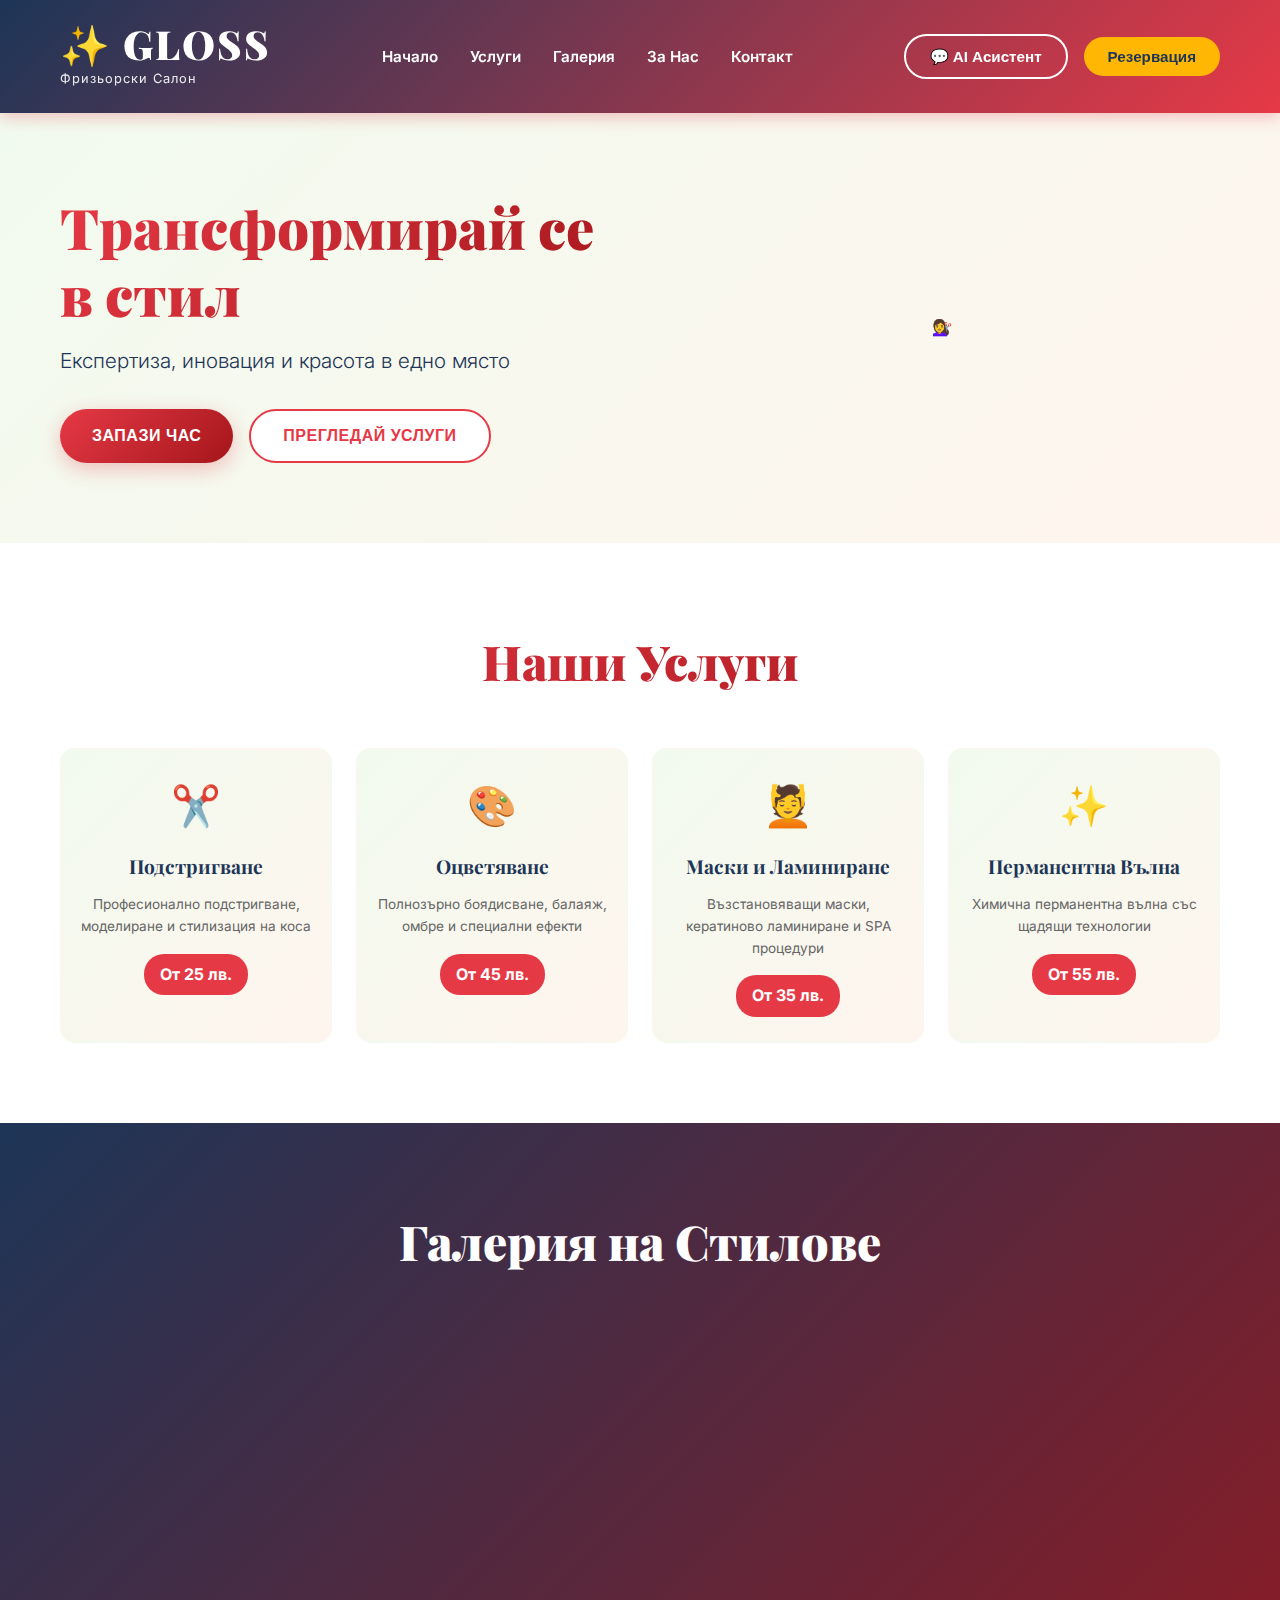
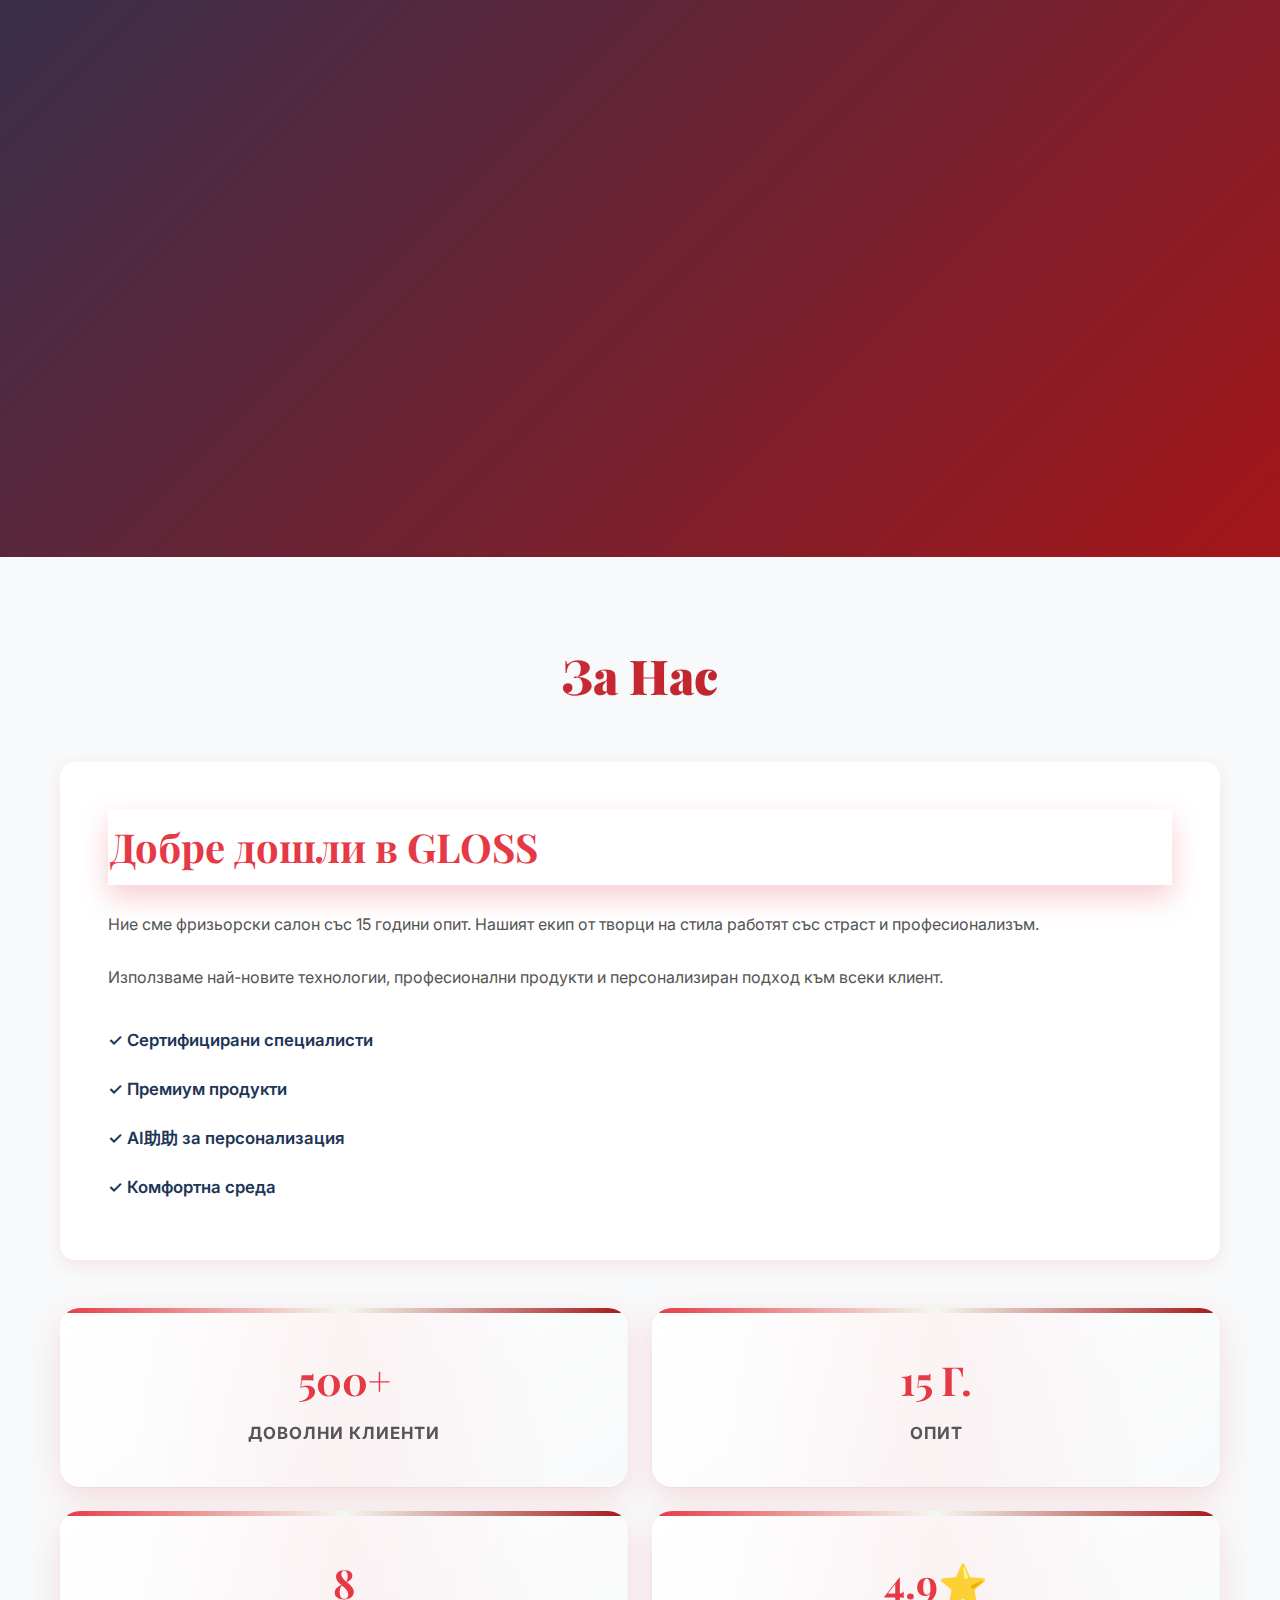
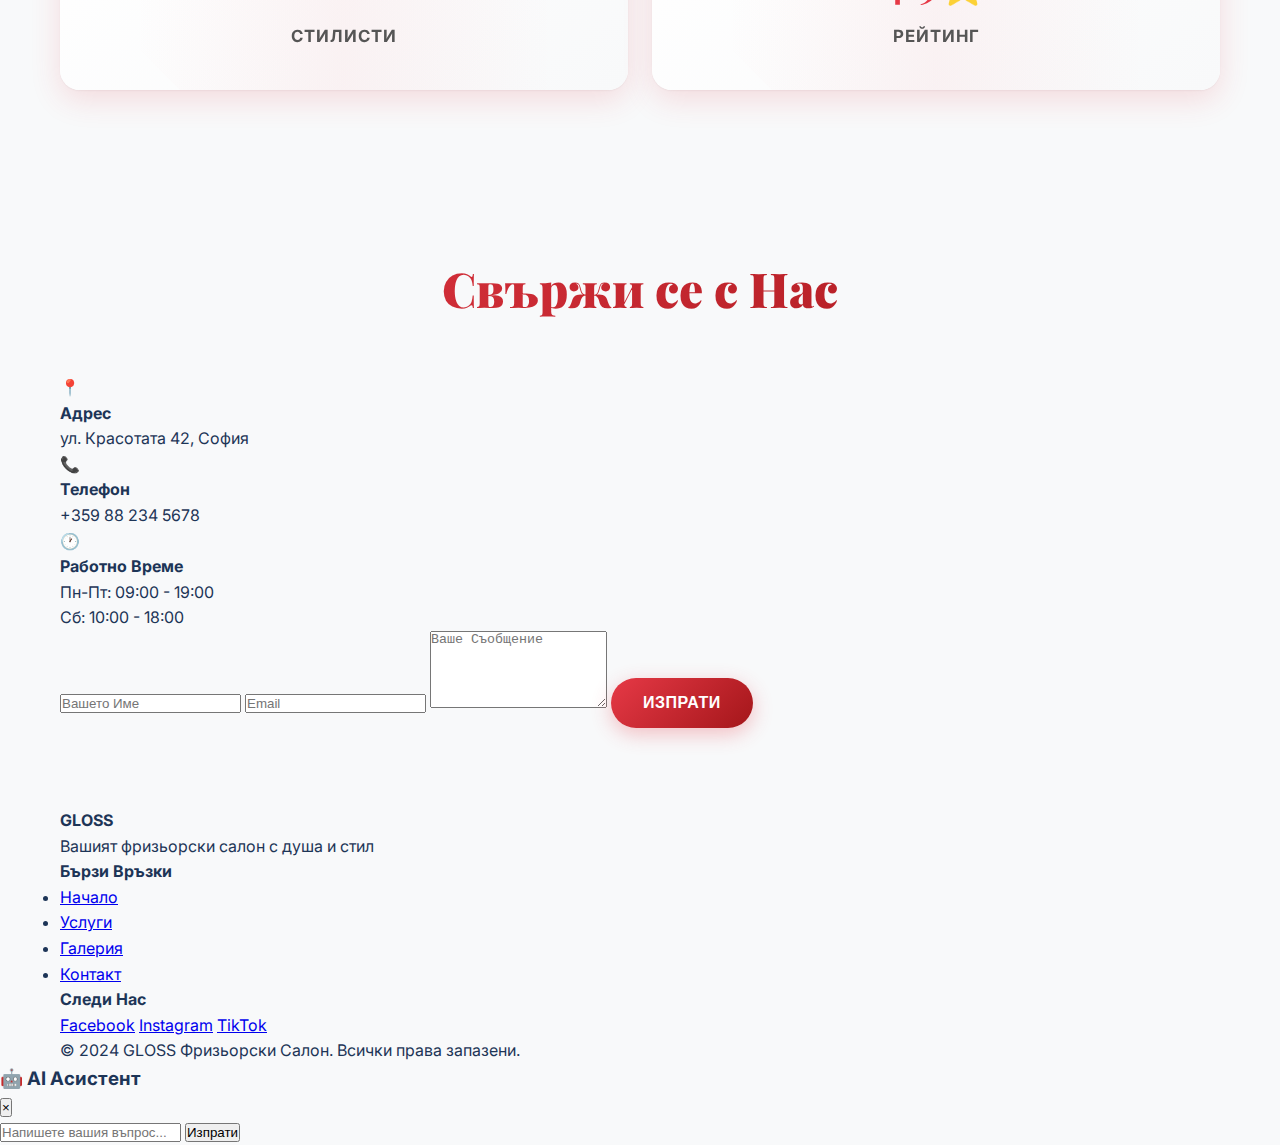
<file: index.html>
<!DOCTYPE html>
<html lang="bg">
<head>
    <meta charset="UTF-8">
    <meta name="viewport" content="width=device-width, initial-scale=1.0">
    <title>GLOSS - Фризьорски Салон</title>
    <link rel="stylesheet" href="styles.css">
    <link href="https://fonts.googleapis.com/css2?family=Playfair+Display:wght@700;900&family=Inter:wght@300;400;600;700&display=swap" rel="stylesheet">
</head>
<body>
    <!-- HEADER И НАВИГАЦИЯ -->
    <header class="header">
        <div class="container">
            <div class="header-content">
                <div class="logo">
                    <h1>✨ GLOSS</h1>
                    <p>Фризьорски Салон</p>
                </div>
                
                <nav class="navigation">
                    <ul class="nav-menu">
                        <li><a href="#home">Начало</a></li>
                        <li><a href="#services">Услуги</a></li>
                        <li><a href="#gallery">Галерия</a></li>
                        <li><a href="#about">За Нас</a></li>
                        <li><a href="#contact">Контакт</a></li>
                    </ul>
                </nav>

                <div class="header-actions">
                    <button class="ai-chat-toggle" id="aiChatToggle">💬 AI Асистент</button>
                    <button class="booking-btn">Резервация</button>
                </div>
            </div>
        </div>
    </header>

    <!-- ГЛАВНА СЕКЦИЯ -->
    <main>
        <!-- HERO SECTION -->
        <section id="home" class="hero">
            <div class="container">
                <div class="hero-content">
                    <h2 class="hero-title">Трансформирай се в стил</h2>
                    <p class="hero-subtitle">Експертизa, иновация и красота в едно място</p>
                    <div class="hero-buttons">
                        <button class="btn btn-primary">Запази Час</button>
                        <button class="btn btn-secondary">Прегледай Услуги</button>
                    </div>
                </div>
                <div class="hero-image">
                    <div class="placeholder-image">💇‍♀️</div>
                </div>
            </div>
        </section>

        <!-- УСЛУГИ -->
        <section id="services" class="services">
            <div class="container">
                <h2 class="section-title">Наши Услуги</h2>
                <div class="services-grid">
                    <div class="service-card">
                        <div class="service-icon">✂️</div>
                        <h3>Подстригване</h3>
                        <p>Професионално подстригване, моделиране и стилизация на коса</p>
                        <span class="price">От 25 лв.</span>
                    </div>
                    <div class="service-card">
                        <div class="service-icon">🎨</div>
                        <h3>Оцветяване</h3>
                        <p>Полнозърно боядисване, балаяж, омбре и специални ефекти</p>
                        <span class="price">От 45 лв.</span>
                    </div>
                    <div class="service-card">
                        <div class="service-icon">💆</div>
                        <h3>Маски и Ламиниране</h3>
                        <p>Възстановяващи маски, кератиново ламиниране и SPA процедури</p>
                        <span class="price">От 35 лв.</span>
                    </div>
                    <div class="service-card">
                        <div class="service-icon">✨</div>
                        <h3>Перманентна Вълна</h3>
                        <p>Химична перманентна вълна със щадящи технологии</p>
                        <span class="price">От 55 лв.</span>
                    </div>
                </div>
            </div>
        </section>

        <!-- ГАЛЕРИЯ -->
        <section id="gallery" class="gallery">
            <div class="container">
                <h2 class="section-title">Галерия на Стилове</h2>
                <div class="gallery-grid">
                    <div class="gallery-item">
                        <div class="gallery-placeholder">📸</div>
                        <h4>Класически Стил</h4>
                    </div>
                    <div class="gallery-item">
                        <div class="gallery-placeholder">📸</div>
                        <h4>Модерни Вълни</h4>
                    </div>
                    <div class="gallery-item">
                        <div class="gallery-placeholder">📸</div>
                        <h4>Крафтни Цветове</h4>
                    </div>
                    <div class="gallery-item">
                        <div class="gallery-placeholder">📸</div>
                        <h4>Звездни Ефекти</h4>
                    </div>
                    <div class="gallery-item">
                        <div class="gallery-placeholder">📸</div>
                        <h4>Мажестетична Коса</h4>
                    </div>
                    <div class="gallery-item">
                        <div class="gallery-placeholder">📸</div>
                        <h4>Експериментални</h4>
                    </div>
                </div>
            </div>
        </section>

        <!-- ЗА НАС -->
        <section id="about" class="about">
            <div class="container">
                <h2 class="section-title">За Нас</h2>
                <div class="about-content">
                    <div class="about-text">
                        <h3>Добре дошли в GLOSS</h3>
                        <p>Ние сме фризьорски салон със 15 години опит. Нашият екип от творци на стила работят със страст и професионализъм.</p>
                        <p>Използваме най-новите технологии, професионални продукти и персонализиран подход към всеки клиент.</p>
                        <ul class="features-list">
                            <li>✓ Сертифицирани специалисти</li>
                            <li>✓ Премиум продукти</li>
                            <li>✓ AI助助 за персонализация</li>
                            <li>✓ Комфортна среда</li>
                        </ul>
                    </div>
                    <div class="about-stats">
                        <div class="stat">
                            <h4>500+</h4>
                            <p>Доволни Клиенти</p>
                        </div>
                        <div class="stat">
                            <h4>15 Г.</h4>
                            <p>Опит</p>
                        </div>
                        <div class="stat">
                            <h4>8</h4>
                            <p>Стилисти</p>
                        </div>
                        <div class="stat">
                            <h4>4.9⭐</h4>
                            <p>Рейтинг</p>
                        </div>
                    </div>
                </div>
            </div>
        </section>

        <!-- КОНТАКТ -->
        <section id="contact" class="contact">
            <div class="container">
                <h2 class="section-title">Свържи се с Нас</h2>
                <div class="contact-content">
                    <div class="contact-info">
                        <div class="info-item">
                            <span class="icon">📍</span>
                            <div>
                                <h4>Адрес</h4>
                                <p>ул. Красотата 42, София</p>
                            </div>
                        </div>
                        <div class="info-item">
                            <span class="icon">📞</span>
                            <div>
                                <h4>Телефон</h4>
                                <p>+359 88 234 5678</p>
                            </div>
                        </div>
                        <div class="info-item">
                            <span class="icon">🕐</span>
                            <div>
                                <h4>Работно Време</h4>
                                <p>Пн-Пт: 09:00 - 19:00<br>Сб: 10:00 - 18:00</p>
                            </div>
                        </div>
                    </div>
                    <form class="contact-form">
                        <input type="text" placeholder="Вашето Име" required>
                        <input type="email" placeholder="Email" required>
                        <textarea placeholder="Ваше Съобщение" rows="5" required></textarea>
                        <button type="submit" class="btn btn-primary">Изпрати</button>
                    </form>
                </div>
            </div>
        </section>
    </main>

    <!-- FOOTER -->
    <footer class="footer">
        <div class="container">
            <div class="footer-content">
                <div class="footer-section">
                    <h4>GLOSS</h4>
                    <p>Вашият фризьорски салон с душа и стил</p>
                </div>
                <div class="footer-section">
                    <h4>Бързи Връзки</h4>
                    <ul>
                        <li><a href="#home">Начало</a></li>
                        <li><a href="#services">Услуги</a></li>
                        <li><a href="#gallery">Галерия</a></li>
                        <li><a href="#contact">Контакт</a></li>
                    </ul>
                </div>
                <div class="footer-section">
                    <h4>Следи Нас</h4>
                    <div class="social-links">
                        <a href="#" class="social-link">Facebook</a>
                        <a href="#" class="social-link">Instagram</a>
                        <a href="#" class="social-link">TikTok</a>
                    </div>
                </div>
            </div>
            <div class="footer-bottom">
                <p>&copy; 2024 GLOSS Фризьорски Салон. Всички права запазени.</p>
            </div>
        </div>
    </footer>

    <!-- AI CHAT MODAL -->
    <div id="aiChatModal" class="modal">
        <div class="modal-content">
            <div class="modal-header">
                <h3>🤖 AI Асистент</h3>
                <button class="close-modal">&times;</button>
            </div>
            <div class="chat-messages" id="chatMessages"></div>
            <div class="chat-input">
                <input type="text" id="chatInput" placeholder="Напишете вашия въпрос...">
                <button id="sendChatBtn">Изпрати</button>
            </div>
        </div>
    </div>

    <script src="script.js"></script>
</body>
</html>
</file>
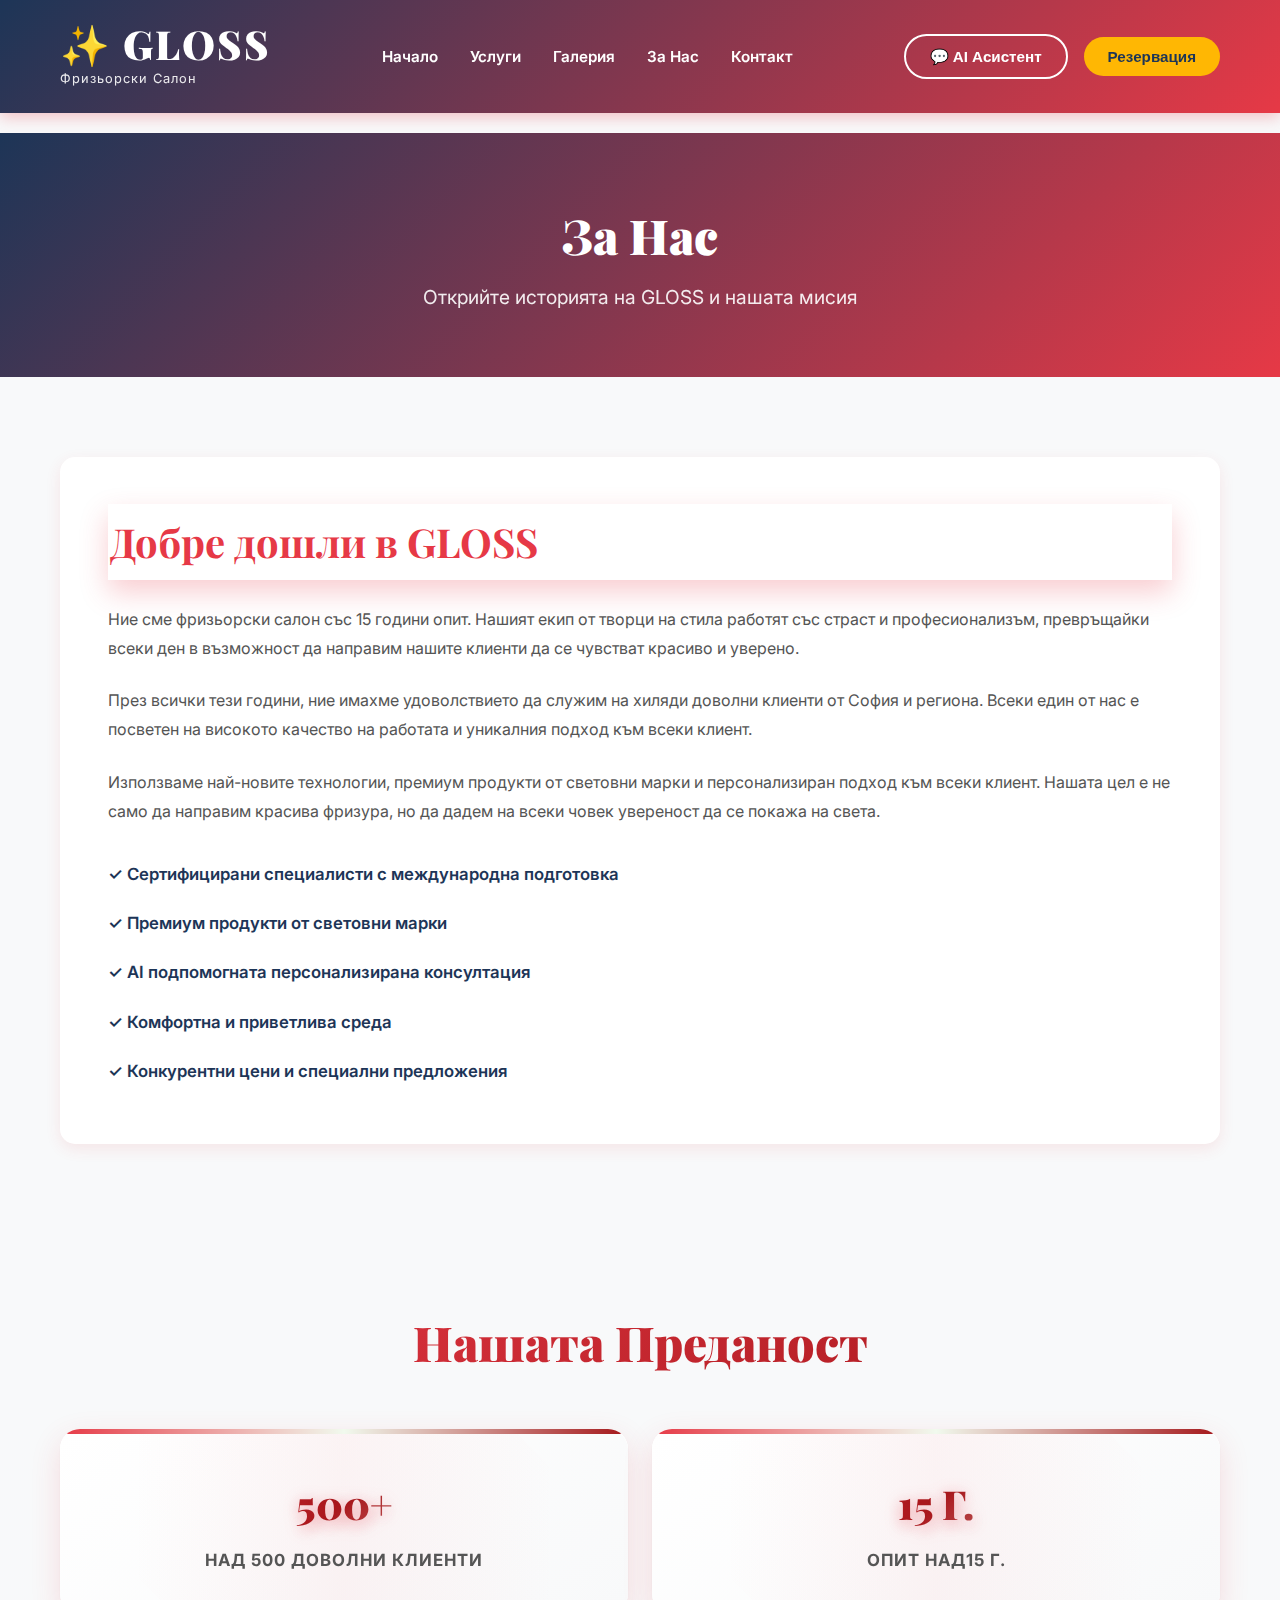
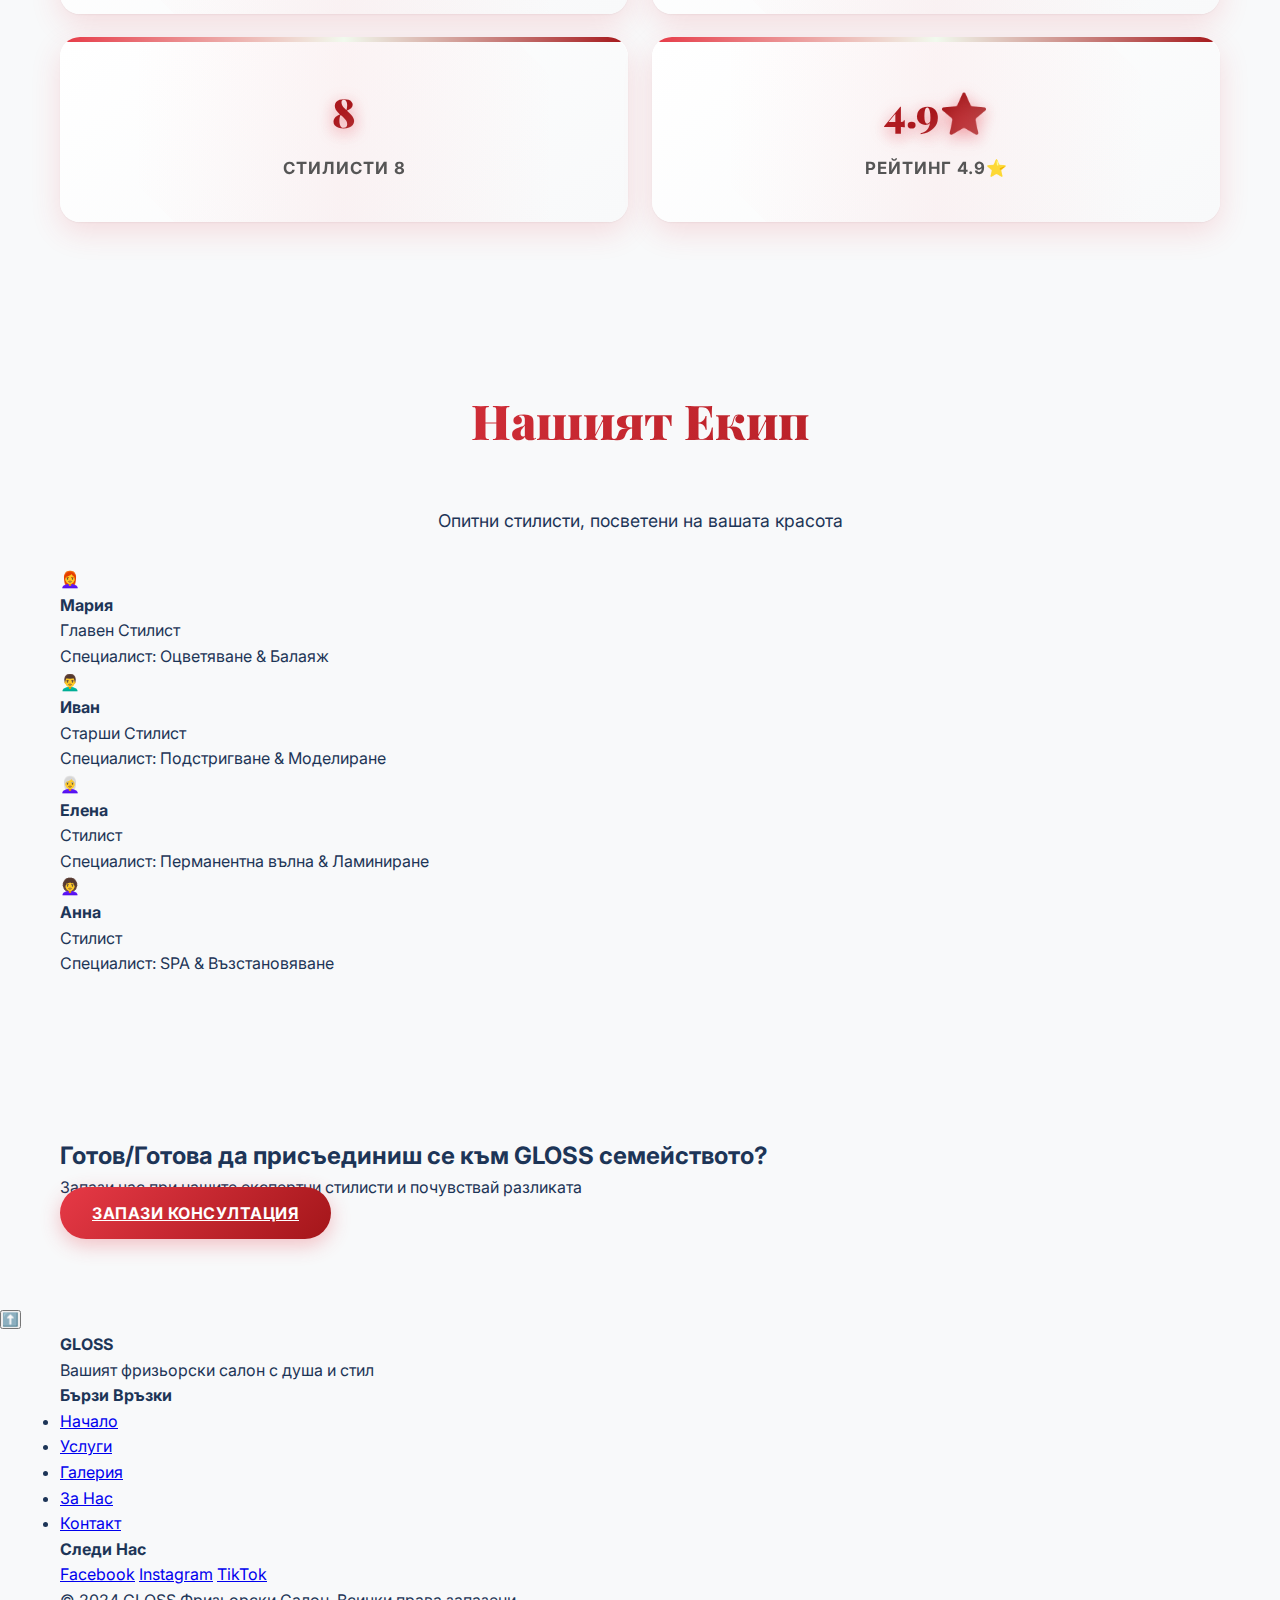
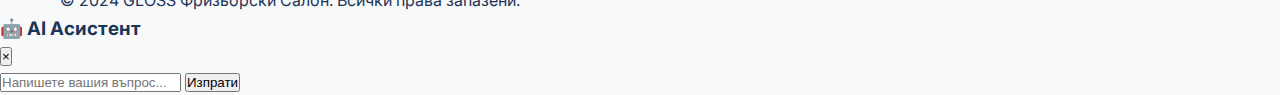
<file: about.html>
<!DOCTYPE html>
<html lang="bg">
<head>
    <meta charset="UTF-8">
    <meta name="viewport" content="width=device-width, initial-scale=1.0">
    <title>За Нас - GLOSS Фризьорски Салон</title>
    <link rel="stylesheet" href="styles.css">
    <link href="https://fonts.googleapis.com/css2?family=Playfair+Display:wght@700;900&family=Inter:wght@300;400;600;700&display=swap" rel="stylesheet">
</head>
<body>
    <!-- HEADER И НАВИГАЦИЯ -->
    <header class="header">
        <div class="container">
            <div class="header-content">
                <div class="logo">
                    <h1>✨ GLOSS</h1>
                    <p>Фризьорски Салон</p>
                </div>
                
                <nav class="navigation">
                    <ul class="nav-menu">
                        <li><a href="index.html">Начало</a></li>
                        <li><a href="services.html">Услуги</a></li>
                        <li><a href="gallery.html">Галерия</a></li>
                        <li><a href="about.html">За Нас</a></li>
                        <li><a href="contact.html">Контакт</a></li>
                    </ul>
                </nav>

                <div class="header-actions">
                    <button class="ai-chat-toggle" id="aiChatToggle">💬 AI Асистент</button>
                    <button class="booking-btn">Резервация</button>
                </div>
            </div>
        </div>
    </header>

    <!-- ГЛАВНА СЕКЦИЯ -->
    <main>
        <!-- PAGE TITLE -->
        <section class="page-header">
            <div class="container">
                <h1>За Нас</h1>
                <p>Открийте историята на GLOSS и нашата мисия</p>
            </div>
        </section>

        <!-- ABOUT SECTION -->
        <section class="about">
            <div class="container">
                <div class="about-content">
                    <div class="about-text">
                        <h3>Добре дошли в GLOSS</h3>
                        <p>Ние сме фризьорски салон със 15 години опит. Нашият екип от творци на стила работят със страст и професионализъм, превръщайки всеки ден в възможност да направим нашите клиенти да се чувстват красиво и уверено.</p>
                        <p>През всички тези години, ние имахме удоволствието да служим на хиляди доволни клиенти от София и региона. Всеки един от нас е посветен на високото качество на работата и уникалния подход към всеки клиент.</p>
                        <p>Използваме най-новите технологии, премиум продукти от световни марки и персонализиран подход към всеки клиент. Нашата цел е не само да направим красива фризура, но да дадем на всеки човек увереност да се покажа на света.</p>
                        <ul class="features-list">
                            <li>✓ Сертифицирани специалисти с международна подготовка</li>
                            <li>✓ Премиум продукти от световни марки</li>
                            <li>✓ AI подпомогната персонализирана консултация</li>
                            <li>✓ Комфортна и приветлива среда</li>
                            <li>✓ Конкурентни цени и специални предложения</li>
                        </ul>
                    </div>
                </div>
            </div>
        </section>

        <!-- STATISTICS -->
        <section class="stats-section">
            <div class="container">
                <h2 class="section-title">Нашата Преданост</h2>
                <div class="about-stats">
                    <div class="stat" data-target="500" data-label="+" data-duration="2000">
                        <h4 class="stat-number">500+</h4>
                        <p>Над 500 доволни клиенти</p>
                    </div>
                    <div class="stat" data-target="15" data-label=" Г." data-duration="2000">
                        <h4 class="stat-number">15 Г.</h4>
                        <p>Опит над15 Г.</p>
                    </div>
                    <div class="stat" data-target="8" data-label="" data-duration="2000">
                        <h4 class="stat-number">8</h4>
                        <p>Стилисти 8</p>
                    </div>
                    <div class="stat" data-target="4.9" data-label="⭐" data-duration="2000" data-is-decimal="true">
                        <h4 class="stat-number">4.9⭐</h4>
                        <p>Рейтинг 4.9⭐</p>
                    </div>
                </div>
            </div>
        </section>

        <!-- TEAM SECTION -->
        <section class="team-section">
            <div class="container">
                <h2 class="section-title">Нашият Екип</h2>
                <p style="text-align: center; margin-bottom: 2rem; font-size: 1.1rem;">Опитни стилисти, посветени на вашата красота</p>
                <div class="team-grid">
                    <div class="team-member">
                        <div class="member-image">👩‍🦰</div>
                        <h4>Мария</h4>
                        <p>Главен Стилист</p>
                        <p class="specialization">Специалист: Оцветяване & Балаяж</p>
                    </div>
                    <div class="team-member">
                        <div class="member-image">👨‍🦱</div>
                        <h4>Иван</h4>
                        <p>Старши Стилист</p>
                        <p class="specialization">Специалист: Подстригване & Моделиране</p>
                    </div>
                    <div class="team-member">
                        <div class="member-image">👩‍🦳</div>
                        <h4>Елена</h4>
                        <p>Стилист</p>
                        <p class="specialization">Специалист: Перманентна вълна & Ламиниране</p>
                    </div>
                    <div class="team-member">
                        <div class="member-image">👩‍🦱</div>
                        <h4>Анна</h4>
                        <p>Стилист</p>
                        <p class="specialization">Специалист: SPA & Възстановяване</p>
                    </div>
                </div>
            </div>
        </section>

        <!-- CALL TO ACTION -->
        <section class="cta-section">
            <div class="container">
                <div class="cta-content">
                    <h2>Готов/Готова да присъединиш се към GLOSS семейството?</h2>
                    <p>Запази час при нашите експертни стилисти и почувствай разликата</p>
                    <a href="contact.html" class="btn btn-primary btn-large">Запази Консултация</a>
                </div>
            </div>
        </section>
    </main>

    <!-- SCROLL TO TOP BUTTON -->
    <button id="scrollToTopBtn" class="scroll-to-top" title="Върни се в началото">
        ⬆️
    </button>

    <!-- FOOTER -->
    <footer class="footer">
        <div class="container">
            <div class="footer-content">
                <div class="footer-section">
                    <h4>GLOSS</h4>
                    <p>Вашият фризьорски салон с душа и стил</p>
                </div>
                <div class="footer-section">
                    <h4>Бързи Връзки</h4>
                    <ul>
                        <li><a href="index.html">Начало</a></li>
                        <li><a href="services.html">Услуги</a></li>
                        <li><a href="gallery.html">Галерия</a></li>
                        <li><a href="about.html">За Нас</a></li>
                        <li><a href="contact.html">Контакт</a></li>
                    </ul>
                </div>
                <div class="footer-section">
                    <h4>Следи Нас</h4>
                    <div class="social-links">
                        <a href="#" class="social-link">Facebook</a>
                        <a href="#" class="social-link">Instagram</a>
                        <a href="#" class="social-link">TikTok</a>
                    </div>
                </div>
            </div>
            <div class="footer-bottom">
                <p>&copy; 2024 GLOSS Фризьорски Салон. Всички права запазени.</p>
            </div>
        </div>
    </footer>

    <!-- AI CHAT MODAL -->
    <div id="aiChatModal" class="modal">
        <div class="modal-content">
            <div class="modal-header">
                <h3>🤖 AI Асистент</h3>
                <button class="close-modal">&times;</button>
            </div>
            <div class="chat-messages" id="chatMessages"></div>
            <div class="chat-input">
                <input type="text" id="chatInput" placeholder="Напишете вашия въпрос...">
                <button id="sendChatBtn">Изпрати</button>
            </div>
        </div>
    </div>

    <script src="script.js"></script>
</body>
</html>
</file>
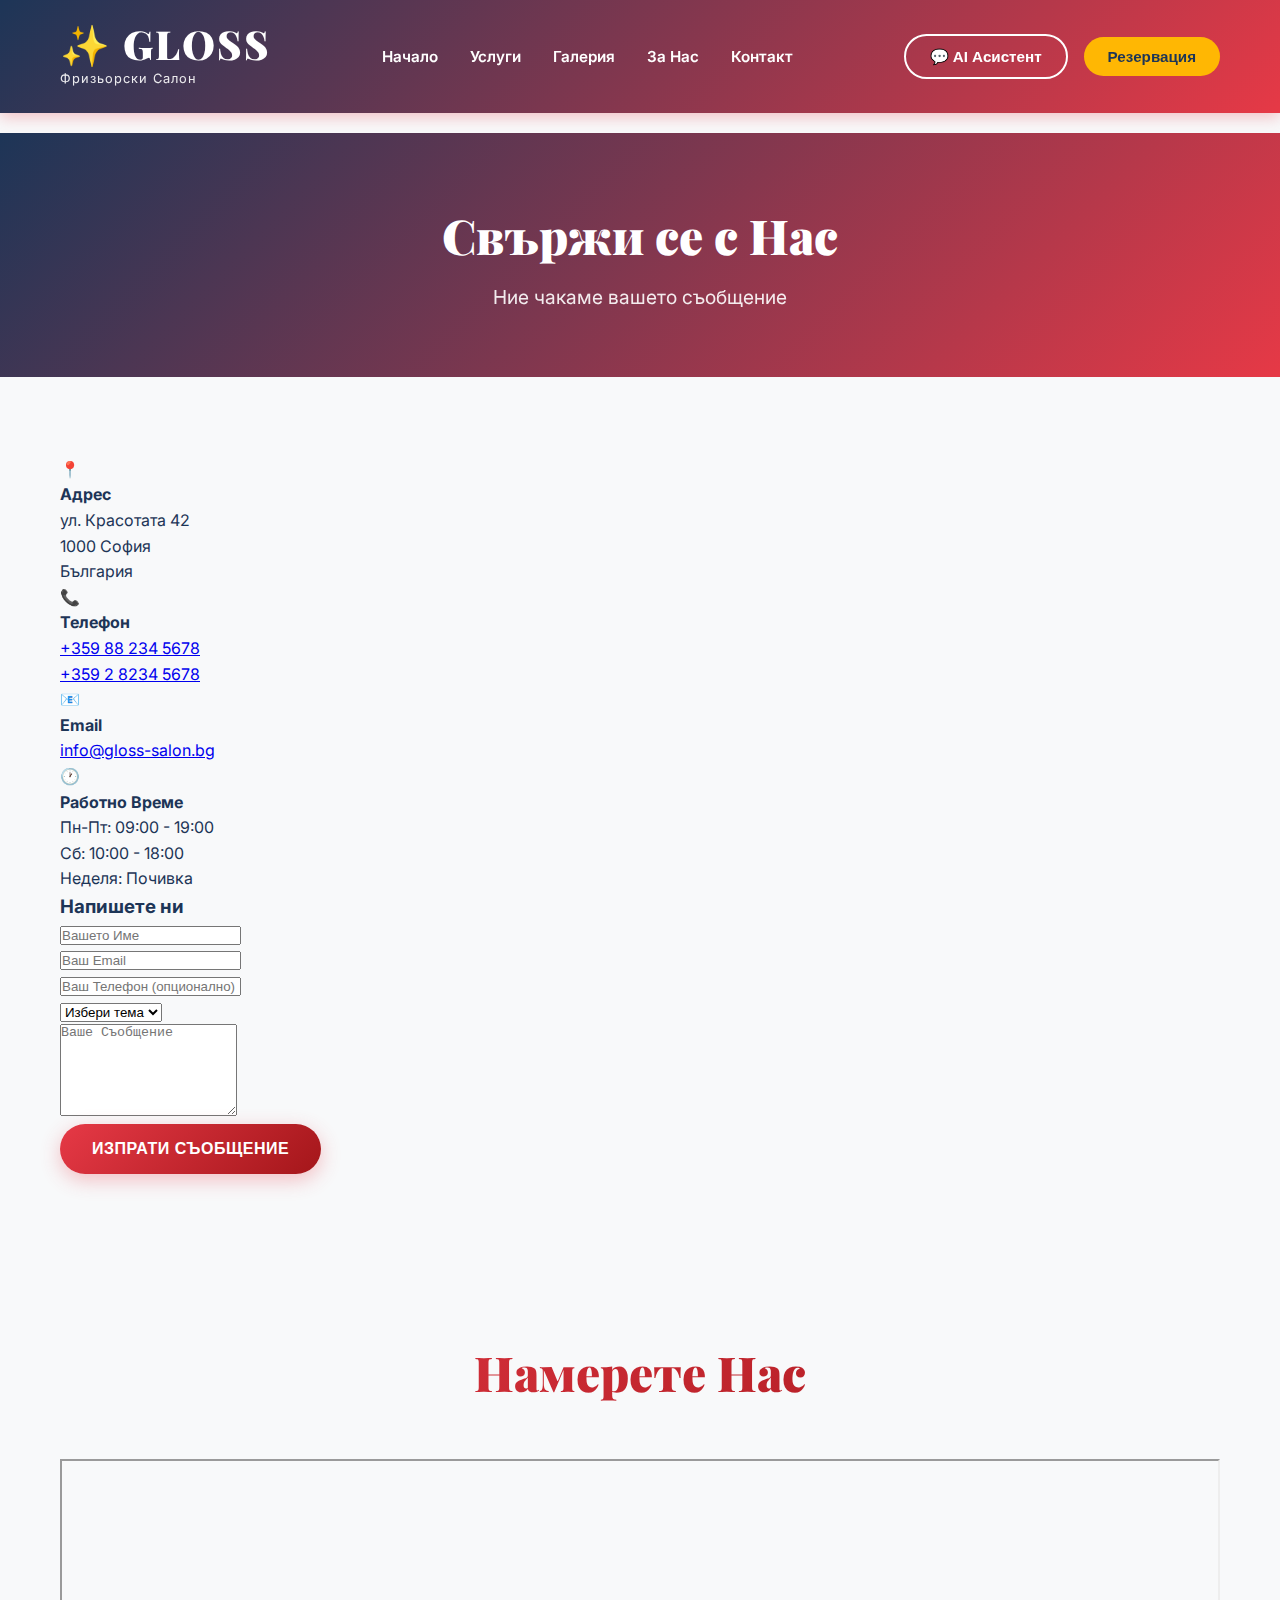
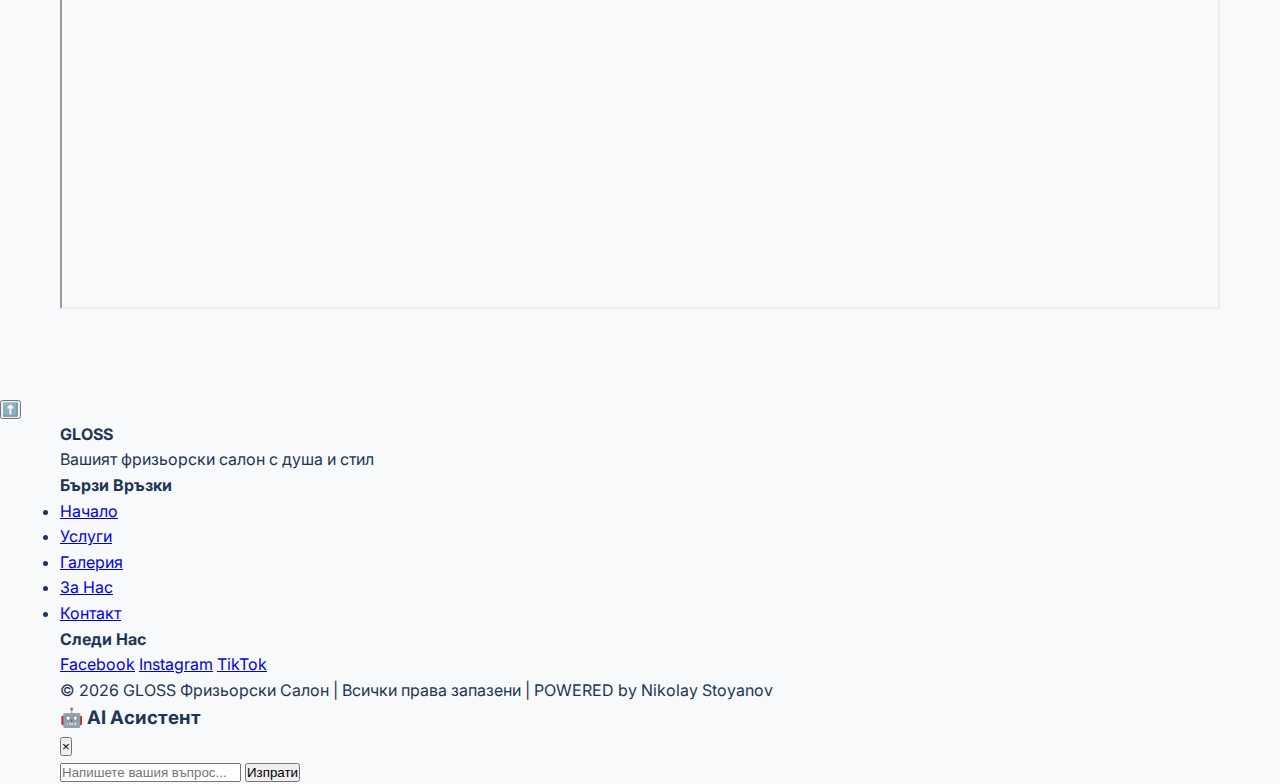
<file: contact.html>
<!DOCTYPE html>
<html lang="bg">
<head>
    <meta charset="UTF-8">
    <meta name="viewport" content="width=device-width, initial-scale=1.0">
    <title>Контакт - GLOSS Фризьорски Салон</title>
    <link rel="stylesheet" href="styles.css">
    <link href="https://fonts.googleapis.com/css2?family=Playfair+Display:wght@700;900&family=Inter:wght@300;400;600;700&display=swap" rel="stylesheet">
</head>
<body>
    <!-- HEADER И НАВИГАЦИЯ -->
    <header class="header">
        <div class="container">
            <div class="header-content">
                <div class="logo">
                    <h1>✨ GLOSS</h1>
                    <p>Фризьорски Салон</p>
                </div>
                
                <nav class="navigation">
                    <ul class="nav-menu">
                        <li><a href="index.html">Начало</a></li>
                        <li><a href="services.html">Услуги</a></li>
                        <li><a href="gallery.html">Галерия</a></li>
                        <li><a href="about.html">За Нас</a></li>
                        <li><a href="contact.html">Контакт</a></li>
                    </ul>
                </nav>

                <div class="header-actions">
                    <button class="ai-chat-toggle" id="aiChatToggle">💬 AI Асистент</button>
                    <button class="booking-btn">Резервация</button>
                </div>

                <button class="hamburger-menu" id="hamburgerMenu" title="Отвори меню">
                    <span></span>
                    <span></span>
                    <span></span>
                </button>
            </div>

            <!-- MOBILE NAVIGATION -->
            <nav class="mobile-nav" id="mobileNav">
                <ul class="mobile-nav-menu">
                    <li><a href="index.html">Начало</a></li>
                    <li><a href="services.html">Услуги</a></li>
                    <li><a href="gallery.html">Галерия</a></li>
                    <li><a href="about.html">За Нас</a></li>
                    <li><a href="contact.html">Контакт</a></li>
                </ul>
            </nav>
        </div>
    </header>

    <!-- ГЛАВНА СЕКЦИЯ -->
    <main>
        <!-- PAGE TITLE -->
        <section class="page-header">
            <div class="container">
                <h1>Свържи се с Нас</h1>
                <p>Ние чакаме вашето съобщение</p>
            </div>
        </section>

        <!-- CONTACT SECTION -->
        <section class="contact">
            <div class="container">
                <div class="contact-content">
                    <div class="contact-info">
                        <div class="info-item">
                            <span class="icon">📍</span>
                            <div>
                                <h4>Адрес</h4>
                                <p>ул. Красотата 42<br>1000 София<br>България</p>
                            </div>
                        </div>
                        <div class="info-item">
                            <span class="icon">📞</span>
                            <div>
                                <h4>Телефон</h4>
                                <p><a href="tel:+359882345678">+359 88 234 5678</a></p>
                                <p><a href="tel:+359282345678">+359 2 8234 5678</a></p>
                            </div>
                        </div>
                        <div class="info-item">
                            <span class="icon">📧</span>
                            <div>
                                <h4>Email</h4>
                                <p><a href="mailto:info@gloss-salon.bg">info@gloss-salon.bg</a></p>
                            </div>
                        </div>
                        <div class="info-item">
                            <span class="icon">🕐</span>
                            <div>
                                <h4>Работно Време</h4>
                                <p>Пн-Пт: 09:00 - 19:00<br>
                                Сб: 10:00 - 18:00<br>
                                Неделя: Почивка</p>
                            </div>
                        </div>
                    </div>

                    <form class="contact-form" id="contactForm">
                        <h3>Напишете ни</h3>
                        <div class="form-group">
                            <input type="text" id="name" placeholder="Вашето Име" required>
                        </div>
                        <div class="form-group">
                            <input type="email" id="email" placeholder="Ваш Email" required>
                        </div>
                        <div class="form-group">
                            <input type="tel" id="phone" placeholder="Ваш Телефон (опционално)">
                        </div>
                        <div class="form-group">
                            <select id="subject" required title="Избери тема">
                                <option value="">Избери тема</option>
                                <option value="booking">Резервация</option>
                                <option value="consultation">Консултация</option>
                                <option value="question">Въпрос</option>
                                <option value="other">Друго</option>
                            </select>
                        </div>
                        <div class="form-group">
                            <textarea id="message" placeholder="Ваше Съобщение" rows="6" required></textarea>
                        </div>
                        <button type="submit" class="btn btn-primary btn-large">Изпрати Съобщение</button>
                    </form>
                </div>
            </div>
        </section>

        <!-- MAP SECTION -->
        <section class="map-section">
            <div class="container">
                <h2 class="section-title">Намерете Нас</h2>
                <div class="map-container">
                    <iframe src="https://www.google.com/maps/embed?pb=!1m18!1m12!1m3!1d2934.3456!2d23.317!3d42.698!2m3!1f0!2f0!3f0!3m2!1i1024!2i768!4f13.1!3m3!1m2!1s0x40a850000000001%3A0x0!2sSOFIA!5e0!3m2!1sbg!2sbg!4v0000" width="100%" height="450" class="map-iframe" title="Google Maps локация на GLOSS Фризьорски Салон"></iframe>
                </div>
            </div>
        </section>
    </main>

    <!-- SCROLL TO TOP BUTTON -->
    <button id="scrollToTopBtn" class="scroll-to-top" title="Върни се в началото">
        ⬆️
    </button>

    <!-- FOOTER -->
    <footer class="footer">
        <div class="container">
            <div class="footer-content">
                <div class="footer-section">
                    <h4>GLOSS</h4>
                    <p>Вашият фризьорски салон с душа и стил</p>
                </div>
                <div class="footer-section">
                    <h4>Бързи Връзки</h4>
                    <ul>
                        <li><a href="index.html">Начало</a></li>
                        <li><a href="services.html">Услуги</a></li>
                        <li><a href="gallery.html">Галерия</a></li>
                        <li><a href="about.html">За Нас</a></li>
                        <li><a href="contact.html">Контакт</a></li>
                    </ul>
                </div>
                <div class="footer-section">
                    <h4>Следи Нас</h4>
                    <div class="social-links">
                        <a href="#" class="social-link">Facebook</a>
                        <a href="#" class="social-link">Instagram</a>
                        <a href="#" class="social-link">TikTok</a>
                    </div>
                </div>
            </div>
            <div class="footer-bottom">
            <p>&copy; 2026 GLOSS Фризьорски Салон | Всички права запазени | POWERED by Nikolay Stoyanov</p>

    <!-- AI CHAT MODAL -->
    <div id="aiChatModal" class="modal">
        <div class="modal-content">
            <div class="modal-header">
                <h3>🤖 AI Асистент</h3>
                <button class="close-modal">&times;</button>
            </div>
            <div class="chat-messages" id="chatMessages"></div>
            <div class="chat-input">
                <input type="text" id="chatInput" placeholder="Напишете вашия въпрос...">
                <button id="sendChatBtn">Изпрати</button>
            </div>
        </div>
    </div>

    <script src="script.js"></script>
    <script>
        // Contact Form Handler
        document.getElementById('contactForm').addEventListener('submit', (e) => {
            e.preventDefault();
            alert("Благодаря! 😊 Ще се свържем с теб скоро!");
            e.target.reset();
        });
    </script>
</body>
</html>
</file>
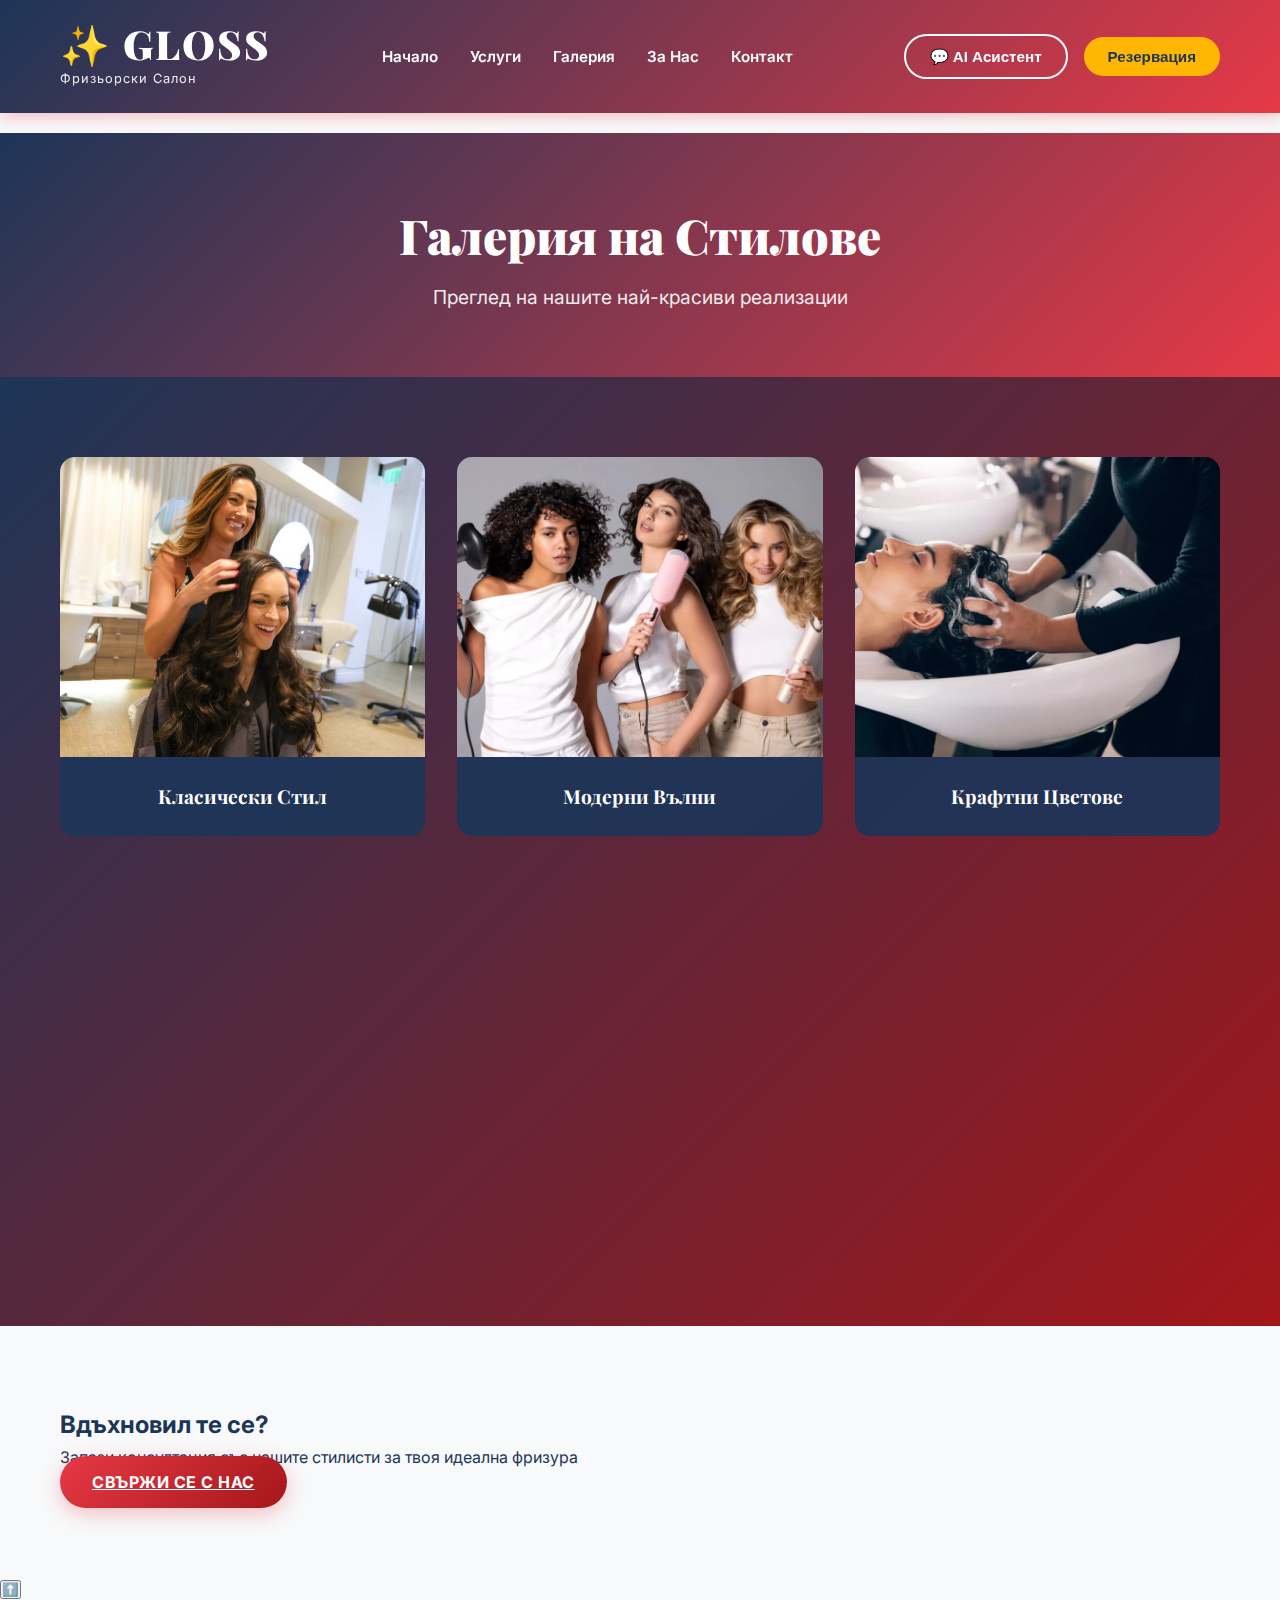
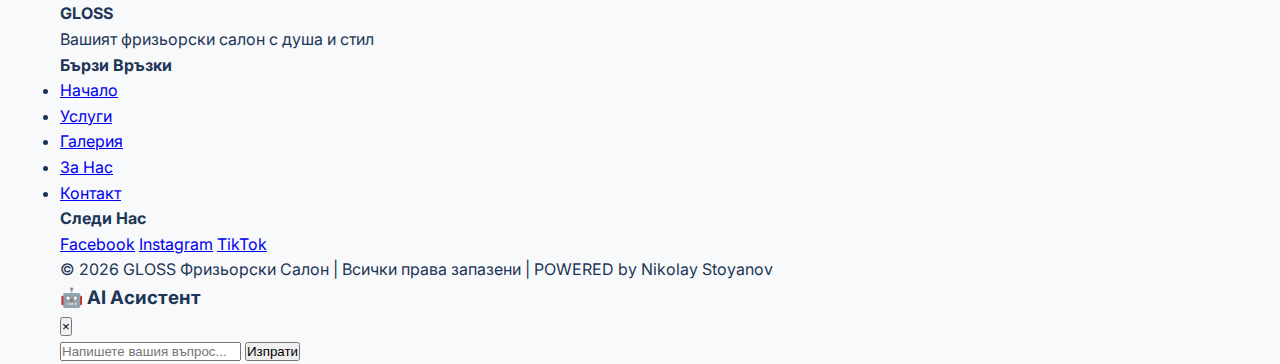
<file: gallery.html>
<!DOCTYPE html>
<html lang="bg">
<head>
    <meta charset="UTF-8">
    <meta name="viewport" content="width=device-width, initial-scale=1.0">
    <title>Галерия - GLOSS Фризьорски Салон</title>
    <link rel="stylesheet" href="styles.css">
    <link href="https://fonts.googleapis.com/css2?family=Playfair+Display:wght@700;900&family=Inter:wght@300;400;600;700&display=swap" rel="stylesheet">
</head>
<body>
    <!-- HEADER И НАВИГАЦИЯ -->
    <header class="header">
        <div class="container">
            <div class="header-content">
                <div class="logo">
                    <h1>✨ GLOSS</h1>
                    <p>Фризьорски Салон</p>
                </div>
                
                <nav class="navigation">
                    <ul class="nav-menu">
                        <li><a href="index.html">Начало</a></li>
                        <li><a href="services.html">Услуги</a></li>
                        <li><a href="gallery.html">Галерия</a></li>
                        <li><a href="about.html">За Нас</a></li>
                        <li><a href="contact.html">Контакт</a></li>
                    </ul>
                </nav>

                <div class="header-actions">
                    <button class="ai-chat-toggle" id="aiChatToggle">💬 AI Асистент</button>
                    <button class="booking-btn">Резервация</button>
                </div>

                <button class="hamburger-menu" id="hamburgerMenu" title="Отвори меню">
                    <span></span>
                    <span></span>
                    <span></span>
                </button>
            </div>

            <!-- MOBILE NAVIGATION -->
            <nav class="mobile-nav" id="mobileNav">
                <ul class="mobile-nav-menu">
                    <li><a href="index.html">Начало</a></li>
                    <li><a href="services.html">Услуги</a></li>
                    <li><a href="gallery.html">Галерия</a></li>
                    <li><a href="about.html">За Нас</a></li>
                    <li><a href="contact.html">Контакт</a></li>
                </ul>
            </nav>
        </div>
    </header>

    <!-- ГЛАВНА СЕКЦИЯ -->
    <main>
        <!-- PAGE TITLE -->
        <section class="page-header">
            <div class="container">
                <h1>Галерия на Стилове</h1>
                <p>Преглед на нашите най-красиви реализации</p>
            </div>
        </section>

        <!-- GALLERY -->
        <section class="gallery">
            <div class="container">
                <div class="gallery-grid">
                    <div class="gallery-item">
                        <img src="Img/professional-Hairstyle-1.jpeg" alt="Класически Стил" class="gallery-img">
                        <h4>Класически Стил</h4>
                    </div>
                    <div class="gallery-item">
                        <img src="Img/women´s.jpeg" alt="Модерни Вълни" class="gallery-img">
                        <h4>Модерни Вълни</h4>
                    </div>
                    <div class="gallery-item">
                        <img src="Img/hair-spa.jpeg" alt="Крафтни Цветове" class="gallery-img">
                        <h4>Крафтни Цветове</h4>
                    </div>
                    <div class="gallery-item">
                        <img src="Img/man-hairstyling.jpeg" alt="Звездни Ефекти" class="gallery-img">
                        <h4>Звездни Ефекти</h4>
                    </div>
                    <div class="gallery-item">
                        <img src="Img/interior1.jpeg" alt="Мажестетична Коса" class="gallery-img">
                        <h4>Мажестетична Коса</h4>
                    </div>
                    <div class="gallery-item">
                        <img src="Img/the team.jpeg" alt="Експериментални" class="gallery-img">
                        <h4>Експериментални</h4>
                    </div>
                </div>
            </div>
        </section>

        <!-- CALL TO ACTION -->
        <section class="cta-section">
            <div class="container">
                <div class="cta-content">
                    <h2>Вдъхновил те се?</h2>
                    <p>Запази консултация със нашите стилисти за твоя идеална фризура</p>
                    <a href="contact.html" class="btn btn-primary btn-large">Свържи се с Нас</a>
                </div>
            </div>
        </section>
    </main>

    <!-- SCROLL TO TOP BUTTON -->
    <button id="scrollToTopBtn" class="scroll-to-top" title="Върни се в началото">
        ⬆️
    </button>

    <!-- FOOTER -->
    <footer class="footer">
        <div class="container">
            <div class="footer-content">
                <div class="footer-section">
                    <h4>GLOSS</h4>
                    <p>Вашият фризьорски салон с душа и стил</p>
                </div>
                <div class="footer-section">
                    <h4>Бързи Връзки</h4>
                    <ul>
                        <li><a href="index.html">Начало</a></li>
                        <li><a href="services.html">Услуги</a></li>
                        <li><a href="gallery.html">Галерия</a></li>
                        <li><a href="about.html">За Нас</a></li>
                        <li><a href="contact.html">Контакт</a></li>
                    </ul>
                </div>
                <div class="footer-section">
                    <h4>Следи Нас</h4>
                    <div class="social-links">
                        <a href="#" class="social-link">Facebook</a>
                        <a href="#" class="social-link">Instagram</a>
                        <a href="#" class="social-link">TikTok</a>
                    </div>
                </div>
            </div>
            <div class="footer-bottom">
            <p>&copy; 2026 GLOSS Фризьорски Салон | Всички права запазени | POWERED by Nikolay Stoyanov</p>

    <!-- AI CHAT MODAL -->
    <div id="aiChatModal" class="modal">
        <div class="modal-content">
            <div class="modal-header">
                <h3>🤖 AI Асистент</h3>
                <button class="close-modal">&times;</button>
            </div>
            <div class="chat-messages" id="chatMessages"></div>
            <div class="chat-input">
                <input type="text" id="chatInput" placeholder="Напишете вашия въпрос...">
                <button id="sendChatBtn">Изпрати</button>
            </div>
        </div>
    </div>

    <script src="script.js"></script>
</body>
</html>
</file>
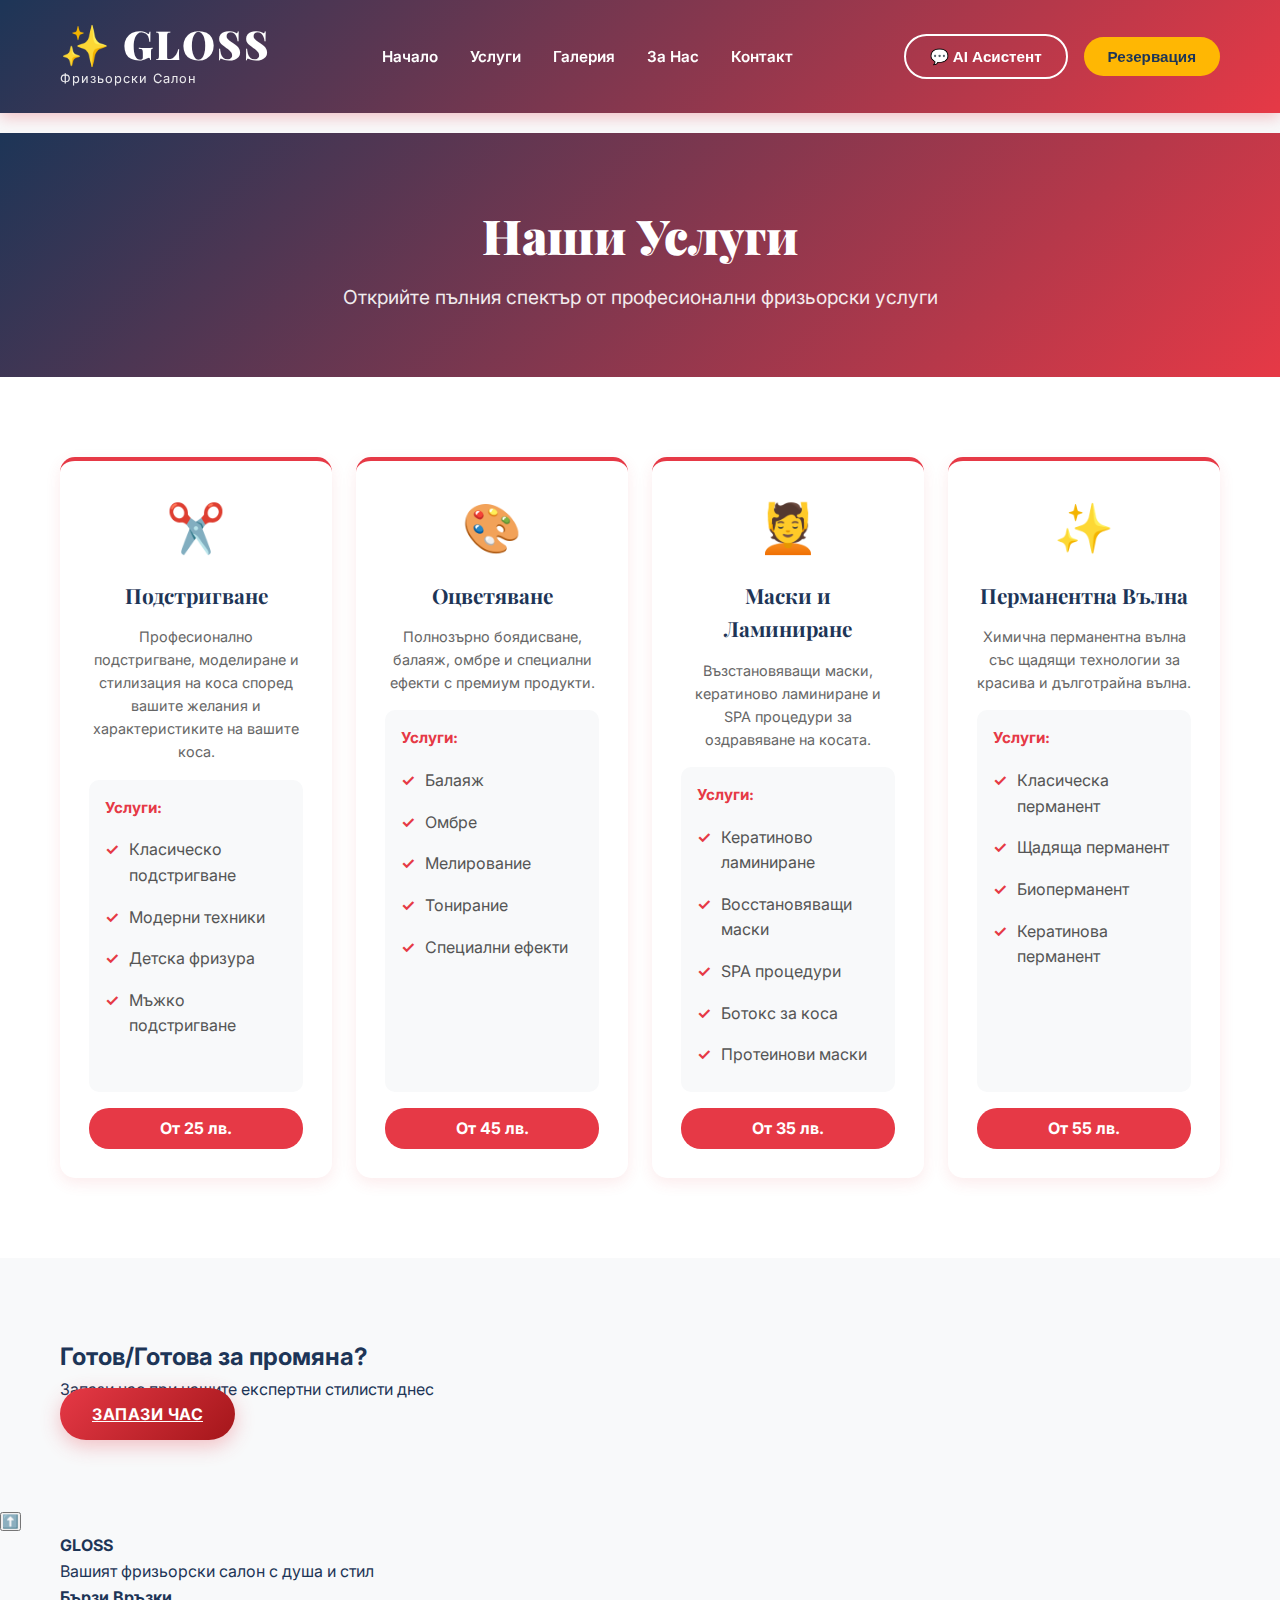
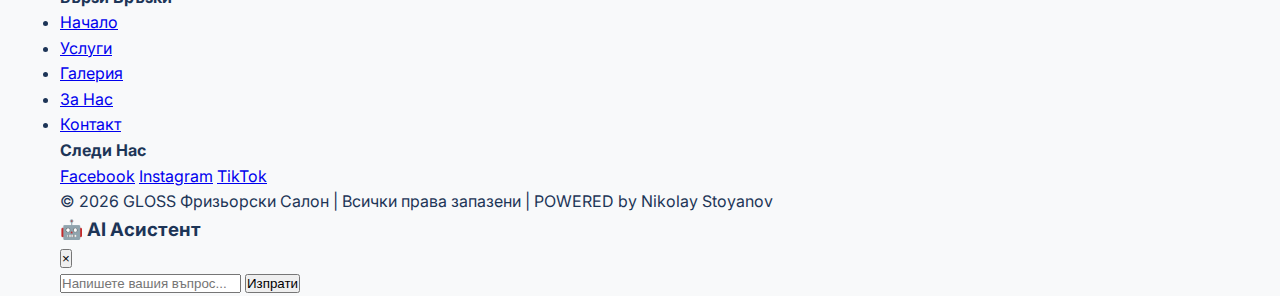
<file: services.html>
<!DOCTYPE html>
<html lang="bg">
<head>
    <meta charset="UTF-8">
    <meta name="viewport" content="width=device-width, initial-scale=1.0">
    <title>Услуги - GLOSS Фризьорски Салон</title>
    <link rel="stylesheet" href="styles.css">
    <link href="https://fonts.googleapis.com/css2?family=Playfair+Display:wght@700;900&family=Inter:wght@300;400;600;700&display=swap" rel="stylesheet">
</head>
<body>
    <!-- HEADER И НАВИГАЦИЯ -->
    <header class="header">
        <div class="container">
            <div class="header-content">
                <div class="logo">
                    <h1>✨ GLOSS</h1>
                    <p>Фризьорски Салон</p>
                </div>
                
                <nav class="navigation">
                    <ul class="nav-menu">
                        <li><a href="index.html">Начало</a></li>
                        <li><a href="services.html">Услуги</a></li>
                        <li><a href="gallery.html">Галерия</a></li>
                        <li><a href="about.html">За Нас</a></li>
                        <li><a href="contact.html">Контакт</a></li>
                    </ul>
                </nav>

                <div class="header-actions">
                    <button class="ai-chat-toggle" id="aiChatToggle">💬 AI Асистент</button>
                    <button class="booking-btn">Резервация</button>
                </div>

                <button class="hamburger-menu" id="hamburgerMenu" title="Отвори меню">
                    <span></span>
                    <span></span>
                    <span></span>
                </button>
            </div>

            <!-- MOBILE NAVIGATION -->
            <nav class="mobile-nav" id="mobileNav">
                <ul class="mobile-nav-menu">
                    <li><a href="index.html">Начало</a></li>
                    <li><a href="services.html">Услуги</a></li>
                    <li><a href="gallery.html">Галерия</a></li>
                    <li><a href="about.html">За Нас</a></li>
                    <li><a href="contact.html">Контакт</a></li>
                </ul>
            </nav>
        </div>
    </header>

    <!-- ГЛАВНА СЕКЦИЯ -->
    <main>
        <!-- PAGE TITLE -->
        <section class="page-header">
            <div class="container">
                <h1>Наши Услуги</h1>
                <p>Открийте пълния спектър от професионални фризьорски услуги</p>
            </div>
        </section>

        <!-- УСЛУГИ -->
        <section class="services">
            <div class="container">
                <div class="services-grid-full">
                    <div class="service-card-full">
                        <div class="service-icon-large">✂️</div>
                        <h3>Подстригване</h3>
                        <p class="service-description">Професионално подстригване, моделиране и стилизация на коса според вашите желания и характеристиките на вашите коса.</p>
                        <div class="service-details">
                            <h4>Услуги:</h4>
                            <ul>
                                <li>Класическо подстригване</li>
                                <li>Модерни техники</li>
                                <li>Детска фризура</li>
                                <li>Мъжко подстригване</li>
                            </ul>
                        </div>
                        <span class="price">От 25 лв.</span>
                    </div>

                    <div class="service-card-full">
                        <div class="service-icon-large">🎨</div>
                        <h3>Оцветяване</h3>
                        <p class="service-description">Полнозърно боядисване, балаяж, омбре и специални ефекти с премиум продукти.</p>
                        <div class="service-details">
                            <h4>Услуги:</h4>
                            <ul>
                                <li>Балаяж</li>
                                <li>Омбре</li>
                                <li>Мелирование</li>
                                <li>Тонирание</li>
                                <li>Специални ефекти</li>
                            </ul>
                        </div>
                        <span class="price">От 45 лв.</span>
                    </div>

                    <div class="service-card-full">
                        <div class="service-icon-large">💆</div>
                        <h3>Маски и Ламиниране</h3>
                        <p class="service-description">Възстановяващи маски, кератиново ламиниране и SPA процедури за оздравяване на косата.</p>
                        <div class="service-details">
                            <h4>Услуги:</h4>
                            <ul>
                                <li>Кератиново ламиниране</li>
                                <li>Восстановяващи маски</li>
                                <li>SPA процедури</li>
                                <li>Ботокс за коса</li>
                                <li>Протеинови маски</li>
                            </ul>
                        </div>
                        <span class="price">От 35 лв.</span>
                    </div>

                    <div class="service-card-full">
                        <div class="service-icon-large">✨</div>
                        <h3>Перманентна Вълна</h3>
                        <p class="service-description">Химична перманентна вълна със щадящи технологии за красива и дълготрайна вълна.</p>
                        <div class="service-details">
                            <h4>Услуги:</h4>
                            <ul>
                                <li>Класическа перманент</li>
                                <li>Щадяща перманент</li>
                                <li>Биоперманент</li>
                                <li>Кератинова перманент</li>
                            </ul>
                        </div>
                        <span class="price">От 55 лв.</span>
                    </div>
                </div>
            </div>
        </section>

        <!-- CALL TO ACTION -->
        <section class="cta-section">
            <div class="container">
                <div class="cta-content">
                    <h2>Готов/Готова за промяна?</h2>
                    <p>Запази час при нашите експертни стилисти днес</p>
                    <a href="contact.html" class="btn btn-primary btn-large">Запази Час</a>
                </div>
            </div>
        </section>
    </main>

    <!-- SCROLL TO TOP BUTTON -->
    <button id="scrollToTopBtn" class="scroll-to-top" title="Върни се в началото">
        ⬆️
    </button>

    <!-- FOOTER -->
    <footer class="footer">
        <div class="container">
            <div class="footer-content">
                <div class="footer-section">
                    <h4>GLOSS</h4>
                    <p>Вашият фризьорски салон с душа и стил</p>
                </div>
                <div class="footer-section">
                    <h4>Бързи Връзки</h4>
                    <ul>
                        <li><a href="index.html">Начало</a></li>
                        <li><a href="services.html">Услуги</a></li>
                        <li><a href="gallery.html">Галерия</a></li>
                        <li><a href="about.html">За Нас</a></li>
                        <li><a href="contact.html">Контакт</a></li>
                    </ul>
                </div>
                <div class="footer-section">
                    <h4>Следи Нас</h4>
                    <div class="social-links">
                        <a href="#" class="social-link">Facebook</a>
                        <a href="#" class="social-link">Instagram</a>
                        <a href="#" class="social-link">TikTok</a>
                    </div>
                </div>
            </div>
            <div class="footer-bottom">
            <p>&copy; 2026 GLOSS Фризьорски Салон | Всички права запазени | POWERED by Nikolay Stoyanov</p>

    <!-- AI CHAT MODAL -->
    <div id="aiChatModal" class="modal">
        <div class="modal-content">
            <div class="modal-header">
                <h3>🤖 AI Асистент</h3>
                <button class="close-modal">&times;</button>
            </div>
            <div class="chat-messages" id="chatMessages"></div>
            <div class="chat-input">
                <input type="text" id="chatInput" placeholder="Напишете вашия въпрос...">
                <button id="sendChatBtn">Изпрати</button>
            </div>
        </div>
    </div>

    <script src="script.js"></script>
</body>
</html>
</file>
<file: styles.css>
* {
    margin: 0;
    padding: 0;
    box-sizing: border-box;
}

:root {
    --primary-color: #E63946;
    --secondary-color: #A4161A;
    --accent-color: #F1FAEE;
    --dark-color: #1D3557;
    --light-color: #F8F9FA;
    --gold: #FFB703;
    --green: #06A77D;
}

html {
    scroll-behavior: smooth;
}

body {
    font-family: 'Inter', sans-serif;
    line-height: 1.6;
    color: var(--dark-color);
    background-color: var(--light-color);
}

.container {
    max-width: 1200px;
    margin: 0 auto;
    padding: 0 20px;
}

/* HEADER STYLES */
.header {
    background: linear-gradient(135deg, var(--dark-color) 0%, var(--primary-color) 100%);
    color: white;
    padding: 1.5rem 0;
    position: sticky;
    top: 0;
    z-index: 1000;
    box-shadow: 0 4px 15px rgba(230, 57, 70, 0.3);
}

.header-content {
    display: flex;
    justify-content: space-between;
    align-items: center;
    gap: 2rem;
    position: relative;
}

.logo h1 {
    font-family: 'Playfair Display', serif;
    font-size: 2.5rem;
    font-weight: 900;
    letter-spacing: 2px;
    margin: 0;
    line-height: 1;
}

.logo p {
    font-size: 0.8rem;
    letter-spacing: 1px;
    opacity: 0.9;
    margin-top: 0.3rem;
}

.navigation {
    flex: 1;
}

.nav-menu {
    display: flex;
    list-style: none;
    gap: 2rem;
    justify-content: center;
}

.nav-menu a {
    color: white;
    text-decoration: none;
    font-weight: 600;
    font-size: 0.95rem;
    position: relative;
    transition: all 0.3s ease;
}

.nav-menu a::after {
    content: '';
    position: absolute;
    bottom: -5px;
    left: 0;
    width: 0;
    height: 2px;
    background-color: var(--gold);
    transition: width 0.3s ease;
}

.nav-menu a:hover::after {
    width: 100%;
}

.header-actions {
    display: flex;
    gap: 1rem;
    align-items: center;
}


.hamburger-menu {
    display: none;
    flex-direction: column;
    justify-content: center;
    gap: 0.4rem;
    padding: 0.55rem 0.7rem;
    border-radius: 14px;
    background: rgba(255, 255, 255, 0.08);
    border: 2px solid rgba(255, 255, 255, 0.65);
    cursor: pointer;
    transition: all 0.25s ease;
}

.hamburger-menu span {
    width: 22px;
    height: 2.5px;
    background-color: white;
    border-radius: 999px;
    transition: all 0.3s ease;
}

.hamburger-menu.active span:nth-child(1) {
    transform: rotate(45deg) translate(8px, 8px);
}

.hamburger-menu.active span:nth-child(2) {
    opacity: 0;
}

.hamburger-menu.active span:nth-child(3) {
    transform: rotate(-45deg) translate(7px, -7px);
}

.mobile-nav {
    display: none;
    position: fixed;
    top: 76px;
    left: 16px;
    right: 16px;
    background: linear-gradient(135deg, var(--dark-color) 0%, var(--primary-color) 100%);
    padding: 0.25rem 0;
    box-shadow: 0 18px 40px rgba(0, 0, 0, 0.25);
    z-index: 1200;
    border-radius: 16px;
}

.mobile-nav.active {
    display: block;
}

.mobile-nav-menu {
    list-style: none;
    display: flex;
    flex-direction: column;
    gap: 0;
    padding: 0;
}

.mobile-nav-menu li {
    border-top: 1px solid rgba(255, 255, 255, 0.12);
}

.mobile-nav-menu a {
    display: block;
    color: white;
    text-decoration: none;
    font-weight: 600;
    padding: 1rem 1.5rem;
    transition: all 0.25s ease;
}

.mobile-nav-menu a:hover {
    background: rgba(255, 255, 255, 0.08);
}

.hamburger-menu:hover {
    background: rgba(255, 255, 255, 0.15);
    transform: translateY(-1px);
}

.ai-chat-toggle,
.booking-btn {
    padding: 0.7rem 1.5rem;
    border: none;
    border-radius: 25px;
    font-weight: 600;
    cursor: pointer;
    transition: all 0.3s ease;
    font-size: 0.95rem;
}

.ai-chat-toggle {
    background-color: transparent;
    color: white;
    border: 2px solid white;
}

.ai-chat-toggle:hover {
    background-color: white;
    color: var(--primary-color);
    transform: scale(1.05);
}

.booking-btn {
    background-color: var(--gold);
    color: var(--dark-color);
}

.booking-btn:hover {
    background-color: white;
    transform: scale(1.05);
    box-shadow: 0 6px 20px rgba(255, 183, 3, 0.4);
}

/* HERO SECTION */
.hero {
    padding: 5rem 0;
    background: linear-gradient(135deg, var(--accent-color) 0%, #FFF5EE 100%);
}

.hero .container {
    display: grid;
    grid-template-columns: 1fr 1fr;
    gap: 3rem;
    align-items: center;
}

.hero-title {
    font-family: 'Playfair Display', serif;
    font-size: 3.5rem;
    font-weight: 900;
    line-height: 1.2;
    margin-bottom: 1rem;
    background: linear-gradient(135deg, var(--primary-color) 0%, var(--secondary-color) 100%);
    -webkit-background-clip: text;
    -webkit-text-fill-color: transparent;
    background-clip: text;
}

.hero-subtitle {
    font-size: 1.3rem;
    color: var(--dark-color);
    margin-bottom: 2rem;
    font-weight: 300;
}

.hero-buttons {
    display: flex;
    gap: 1rem;
}

.btn {
    padding: 1rem 2rem;
    border: none;
    border-radius: 50px;
    font-weight: 700;
    font-size: 1rem;
    cursor: pointer;
    transition: all 0.3s ease;
    letter-spacing: 0.5px;
    text-transform: uppercase;
}

.btn-primary {
    background: linear-gradient(135deg, var(--primary-color) 0%, var(--secondary-color) 100%);
    color: white;
    box-shadow: 0 6px 20px rgba(230, 57, 70, 0.3);
}

.btn-primary:hover {
    transform: translateY(-2px);
    box-shadow: 0 10px 30px rgba(230, 57, 70, 0.5);
}

.btn-secondary {
    background-color: white;
    color: var(--primary-color);
    border: 2px solid var(--primary-color);
}

.btn-secondary:hover {
    background-color: var(--primary-color);
    color: white;
    transform: translateY(-2px);
}

.hero-image {
    display: flex;
    justify-content: center;
    align-items: center;
}

.hero-img {
    max-width: 100%;
    height: auto;
    border-radius: 15px;
    box-shadow: 0 15px 40px rgba(230, 57, 70, 0.2);
    transition: all 0.3s ease;
    object-fit: cover;
}

.hero-img:hover {
    transform: scale(1.05);
    box-shadow: 0 20px 50px rgba(230, 57, 70, 0.3);
}

@keyframes float {
    0%, 100% {
        transform: translateY(0px);
    }
    50% {
        transform: translateY(-20px);
    }
}

/* SECTIONS */
section {
    padding: 5rem 0;
}

.section-title {
    font-family: 'Playfair Display', serif;
    font-size: 3rem;
    font-weight: 900;
    text-align: center;
    margin-bottom: 3rem;
    background: linear-gradient(135deg, var(--primary-color) 0%, var(--secondary-color) 100%);
    -webkit-background-clip: text;
    -webkit-text-fill-color: transparent;
    background-clip: text;
}

/* SERVICES */
.services {
    background-color: white;
}

.services-grid {
    display: grid;
    grid-template-columns: repeat(4, 1fr);
    gap: 1.5rem;
}

.service-card {
    background: linear-gradient(135deg, var(--accent-color) 0%, #FFF5EE 100%);
    padding: 1.5rem 1rem;
    border-radius: 15px;
    text-align: center;
    transition: all 0.3s ease;
    border: 2px solid transparent;
    position: relative;
    overflow: hidden;
}

.service-card::before {
    content: '';
    position: absolute;
    top: 0;
    left: -100%;
    width: 100%;
    height: 100%;
    background: linear-gradient(135deg, var(--primary-color) 0%, var(--gold) 100%);
    opacity: 0;
    transition: all 0.3s ease;
    z-index: -1;
}

.service-card:hover {
    transform: translateY(-10px);
    box-shadow: 0 15px 40px rgba(230, 57, 70, 0.2);
    border-color: var(--primary-color);
}

.service-card:hover::before {
    opacity: 0.1;
    left: 0;
}

.service-icon {
    font-size: 2.5rem;
    margin-bottom: 0.8rem;
}

.service-card h3 {
    font-family: 'Playfair Display', serif;
    font-size: 1.2rem;
    margin-bottom: 0.8rem;
    color: var(--dark-color);
}

.service-card p {
    color: #666;
    margin-bottom: 1rem;
    font-size: 0.85rem;
}

.price {
    display: inline-block;
    background-color: var(--primary-color);
    color: white;
    padding: 0.5rem 1rem;
    border-radius: 20px;
    font-weight: 700;
}

/* GALLERY */
.gallery {
    background: linear-gradient(135deg, var(--dark-color) 0%, var(--secondary-color) 100%);
    color: white;
}

.gallery .section-title {
    color: white;
    -webkit-text-fill-color: white;
    background: none;
}

.gallery-grid {
    display: grid;
    grid-template-columns: repeat(auto-fit, minmax(280px, 1fr));
    gap: 2rem;
}

.gallery-grid-preview {
    display: grid;
    grid-template-columns: repeat(auto-fit, minmax(220px, 1fr));
    gap: 1.5rem;
    margin-bottom: 2rem;
}

.gallery-item {
    border-radius: 15px;
    overflow: hidden;
    cursor: pointer;
    transition: all 0.3s ease;
    position: relative;
}

.gallery-placeholder {
    width: 100%;
    height: 280px;
    background: linear-gradient(135deg, var(--gold) 0%, var(--green) 100%);
    display: flex;
    align-items: center;
    justify-content: center;
    font-size: 4rem;
    transition: all 0.3s ease;
}

.gallery-img {
    width: 100%;
    height: 280px;
    object-fit: cover;
    transition: all 0.3s ease;
    display: block;
}

.gallery-grid-preview .gallery-img {
    height: 180px;
}

.gallery-item:hover .gallery-placeholder {
    transform: scale(1.1);
    filter: brightness(1.2);
}

.gallery-item:hover .gallery-img {
    transform: scale(1.1);
    filter: brightness(1.1);
}

.gallery-item h4 {
    padding: 1.5rem;
    background-color: rgba(29, 53, 87, 0.9);
    font-family: 'Playfair Display', serif;
    font-size: 1.2rem;
    text-align: center;
}

.gallery-grid-preview .gallery-item h4 {
    padding: 1rem;
    font-size: 1rem;
}

/* ABOUT */
.about {
    background-color: var(--light-color);
}

.about-content {
    display: grid;
    grid-template-columns: 1fr;
    gap: 3rem;
    align-items: center;
}

.about-text h3 {
    font-family: 'Playfair Display', serif;
    font-size: 2rem;
    margin-bottom: 1rem;
    color: var(--primary-color);
}

.about-text p {
    margin-bottom: 1.5rem;
    line-height: 1.8;
    color: #555;
}

.features-list {
    list-style: none;
}

.features-list li {
    padding: 0.7rem 0;
    font-weight: 600;
    color: var(--dark-color);
    font-size: 1.05rem;
}

.about-stats {
    display: grid;
    grid-template-columns: 1fr 1fr;
    gap: 1.5rem;
}

.stat {
    background: linear-gradient(145deg, #ffffff 0%, #f8f9fa 100%);
    padding: 2.5rem;
    border-radius: 20px;
    text-align: center;
    box-shadow: 
        0 10px 30px rgba(230, 57, 70, 0.15),
        inset 0 1px 0 rgba(255, 255, 255, 0.9),
        0 1px 2px rgba(0, 0, 0, 0.05);
    border: none;
    position: relative;
    overflow: hidden;
    transition: all 0.4s cubic-bezier(0.175, 0.885, 0.32, 1.275);
    transform: perspective(1000px) rotateX(0deg) rotateY(0deg);
}

.stat::before {
    content: '';
    position: absolute;
    top: -50%;
    left: -50%;
    width: 200%;
    height: 200%;
    background: linear-gradient(45deg, 
        transparent 30%, 
        rgba(230, 57, 70, 0.05) 50%, 
        transparent 70%);
    transform: rotate(45deg);
    transition: all 0.5s ease;
}

.stat:hover::before {
    left: 100%;
}

.stat::after {
    content: '';
    position: absolute;
    top: 0;
    left: 0;
    width: 100%;
    height: 5px;
    background: linear-gradient(90deg, 
        var(--primary-color) 0%, 
        var(--accent-color) 50%, 
        var(--secondary-color) 100%);
    border-radius: 20px 20px 0 0;
}

.stat:hover {
    transform: perspective(1000px) rotateX(5deg) rotateY(-5deg) translateY(-10px) scale(1.02);
    box-shadow: 
        0 20px 50px rgba(230, 57, 70, 0.3),
        inset 0 1px 0 rgba(255, 255, 255, 1),
        0 5px 15px rgba(0, 0, 0, 0.1);
}

.stat h4 {
    font-family: 'Playfair Display', serif;
    font-size: 2.5rem;
    color: var(--primary-color);
    margin-bottom: 0.5rem;
}

.stat-number {
    font-family: 'Playfair Display', serif;
    font-size: 3.5rem;
    font-weight: 900;
    background: linear-gradient(135deg, var(--primary-color) 0%, var(--secondary-color) 50%, var(--accent-color) 100%);
    -webkit-background-clip: text;
    -webkit-text-fill-color: transparent;
    background-clip: text;
    margin-bottom: 0.8rem;
    min-height: 70px;
    display: flex;
    align-items: center;
    justify-content: center;
    transition: all 0.3s ease;
    text-shadow: 0 5px 15px rgba(230, 57, 70, 0.3);
    filter: drop-shadow(0 2px 8px rgba(230, 57, 70, 0.2));
    position: relative;
    z-index: 1;
}

.stat:hover .stat-number {
    transform: scale(1.1) rotateY(5deg);
    filter: drop-shadow(0 5px 15px rgba(230, 57, 70, 0.4));
}

.stat p {
    color: #555;
    font-weight: 700;
    font-size: 1.05rem;
    text-transform: uppercase;
    letter-spacing: 1px;
    position: relative;
    z-index: 1;
}

/* СТРАНИЦА ХЕДЪР */
.page-header {
    background: linear-gradient(135deg, var(--dark-color) 0%, var(--primary-color) 100%);
    color: white;
    padding: 4rem 0;
    text-align: center;
    margin-top: 20px;
}

.page-header h1 {
    font-family: 'Playfair Display', serif;
    font-size: 3rem;
    font-weight: 900;
    margin-bottom: 0.5rem;
}

.page-header p {
    font-size: 1.2rem;
    opacity: 0.9;
}

/* УСЛУГИ - РАЗШИРЕНО */
.services-grid-full {
    display: grid;
    grid-template-columns: repeat(4, 1fr);
    gap: 1.5rem;
}

.service-card-full {
    background: white;
    padding: 1.8rem;
    border-radius: 15px;
    text-align: center;
    box-shadow: 0 5px 15px rgba(230, 57, 70, 0.1);
    border-top: 4px solid var(--primary-color);
    transition: all 0.3s ease;
    display: flex;
    flex-direction: column;
}

.service-card-full:hover {
    transform: translateY(-10px);
    box-shadow: 0 15px 40px rgba(230, 57, 70, 0.2);
}

.service-icon-large {
    font-size: 3rem;
    margin-bottom: 0.8rem;
}

.service-card-full h3 {
    font-family: 'Playfair Display', serif;
    font-size: 1.3rem;
    color: var(--dark-color);
    margin-bottom: 0.8rem;
}

.service-description {
    color: #666;
    margin-bottom: 1rem;
    line-height: 1.6;
    font-size: 0.9rem;
}

.service-details {
    text-align: left;
    background: var(--light-color);
    padding: 1rem;
    border-radius: 10px;
    margin-bottom: 1rem;
    flex-grow: 1;
}

.service-details h4 {
    color: var(--primary-color);
    margin-bottom: 0.6rem;
    font-weight: 700;
    font-size: 0.95rem;
}

.service-details ul {
    list-style: none;
    padding: 0;
}

.service-details li {
    padding: 0.5rem 0;
    color: #555;
    padding-left: 1.5rem;
    position: relative;
}

.service-details li:before {
    content: "✓";
    position: absolute;
    left: 0;
    color: var(--primary-color);
    font-weight: bold;
}

/* ГАЛЕРИЯ - РАЗШИРЕНО */
.gallery {
    background: linear-gradient(135deg, var(--dark-color) 0%, var(--secondary-color) 100%);
    padding: 5rem 0;
}

.gallery .section-title {
    color: white;
    -webkit-text-fill-color: white;
    background: none;
}

.gallery-grid {
    display: grid;
    grid-template-columns: repeat(auto-fit, minmax(300px, 1fr));
    gap: 2rem;
}

.gallery-item {
    border-radius: 15px;
    overflow: hidden;
    cursor: pointer;
    transition: all 0.3s ease;
    position: relative;
}

.gallery-img {
    width: 100%;
    height: 300px;
    object-fit: cover;
    transition: all 0.3s ease;
    display: block;
}

.gallery-item:hover .gallery-img {
    transform: scale(1.1);
    filter: brightness(1.1);
}

.gallery-item h4 {
    padding: 1.5rem;
    background-color: rgba(29, 53, 87, 0.95);
    font-family: 'Playfair Display', serif;
    font-size: 1.2rem;
    text-align: center;
    color: white;
    font-weight: 700;
}

/* ЗА НАС РАЗШИРЕНО */
.about {
    padding: 5rem 0;
    background-color: var(--light-color);
}

.about-text {
    background: white;
    padding: 3rem;
    border-radius: 15px;
    box-shadow: 0 5px 15px rgba(230, 57, 70, 0.1);
}

.about-text h3 {
    font-family: 'Playfair Display', serif;
    font-size: 2.5rem;
    color: var(--primary-color);
    margin-bottom: 1.5rem;
    background: rgba(255, 255, 255, 0.08);
    color: white;
    border: 2px solid rgba(255, 255, 255, 0.65);
    box-shadow: 0 10px 25px rgba(29, 53, 87, 0.25);
    color: #555;
    margin-bottom: 1.5rem;
    line-height: 1.8;
    background-color: white;
    color: var(--primary-color);
    transform: translateY(-1px);
    box-shadow: 0 12px 28px rgba(230, 57, 70, 0.25);
/* СТАТИСТИКА СЕКЦИЯ */
.stats-section {
    padding: 5rem 0;
    background: linear-gradient(135deg, #ffcf4d 0%, var(--gold) 45%, #f5a800 100%);
    color: var(--dark-color);
    border: 2px solid #f5a800;
    box-shadow: 0 12px 26px rgba(255, 183, 3, 0.35);

.about-stats {
    display: grid;
    background: white;
    color: var(--primary-color);
    transform: translateY(-1px);
    box-shadow: 0 14px 32px rgba(255, 183, 3, 0.45);

/* ЕКИП СЕКЦИЯ */
.team-section {
    padding: 5rem 0;
    background: var(--light-color);
}

.team-grid {
    display: grid;
    grid-template-columns: repeat(auto-fit, minmax(250px, 1fr));
    gap: 2rem;
}

.team-member {
    background: white;
    padding: 2rem;
    border-radius: 15px;
    text-align: center;
    box-shadow: 0 5px 15px rgba(230, 57, 70, 0.1);
    transition: all 0.3s ease;
    border: 2px solid transparent;
}

.team-member:hover {
    transform: translateY(-5px);
    border-color: var(--primary-color);
    box-shadow: 0 10px 25px rgba(230, 57, 70, 0.2);
}

.member-image {
    font-size: 5rem;
    margin-bottom: 1rem;
}

.team-member h4 {
    font-family: 'Playfair Display', serif;
    font-size: 1.5rem;
    color: var(--dark-color);
    margin-bottom: 0.5rem;
}

.team-member p {
    color: #666;
    margin-bottom: 0.5rem;
}

.specialization {
    color: var(--primary-color);
    font-weight: 600;
    margin-top: 1rem;
}

/* КОНТАКТ РАЗШИРЕНО */
.contact {
    padding: 5rem 0;
    background-color: white;
}

.contact-content {
    display: grid;
    grid-template-columns: 1fr 1fr;
    gap: 3rem;
}

.contact-info {
    display: flex;
    flex-direction: column;
    gap: 2rem;
}

.info-item {
    display: flex;
    gap: 1.5rem;
    padding: 1.5rem;
    background: var(--light-color);
    border-radius: 15px;
    border-left: 4px solid var(--primary-color);
    transition: all 0.3s ease;
}

.info-item:hover {
    box-shadow: 0 5px 15px rgba(230, 57, 70, 0.1);
    transform: translateX(5px);
}

.info-item .icon {
    font-size: 2rem;
    min-width: 50px;
}

.info-item h4 {
    color: var(--primary-color);
    margin-bottom: 0.5rem;
    font-weight: 700;
}

.info-item a {
    color: var(--dark-color);
    text-decoration: none;
    transition: all 0.3s ease;
}

.info-item a:hover {
    color: var(--primary-color);
}

.contact-form {
    display: flex;
    flex-direction: column;
    gap: 1rem;
    background: var(--light-color);
    padding: 2.5rem;
    border-radius: 15px;
}

.contact-form h3 {
    font-family: 'Playfair Display', serif;
    font-size: 1.8rem;
    color: var(--dark-color);
    margin-bottom: 1rem;
}

.form-group {
    display: flex;
    flex-direction: column;
}

.contact-form input,
.contact-form textarea,
.contact-form select {
    padding: 1rem;
    border: 2px solid #E0E0E0;
    border-radius: 10px;
    font-family: 'Inter', sans-serif;
    font-size: 1rem;
    transition: all 0.3s ease;
    background: white;
}

.contact-form input:focus,
.contact-form textarea:focus,
.contact-form select:focus {
    outline: none;
    border-color: var(--primary-color);
    box-shadow: 0 0 15px rgba(230, 57, 70, 0.2);
}

/* КАРТА */
.map-section {
    padding: 5rem 0;
    background: var(--light-color);
}

.map-container {
    border-radius: 15px;
    overflow: hidden;
    box-shadow: 0 10px 30px rgba(230, 57, 70, 0.2);
}

/* CTA SECTION */
.cta-section {
    background: linear-gradient(135deg, var(--primary-color) 0%, var(--secondary-color) 100%);
    padding: 4rem 0;
    text-align: center;
    color: white;
}

.cta-content h2 {
    font-family: 'Playfair Display', serif;
    font-size: 2.5rem;
    margin-bottom: 1rem;
}

.cta-content p {
    font-size: 1.1rem;
    margin-bottom: 2rem;
    opacity: 0.95;
}

.btn-large {
    padding: 1.2rem 3rem;
    font-size: 1.1rem;
}

.contact-content {
    display: grid;
    grid-template-columns: 1fr 1fr;
    gap: 3rem;
}

.contact-info {
    display: flex;
    flex-direction: column;
    gap: 2rem;
}

.info-item {
    display: flex;
    gap: 1.5rem;
    padding: 1.5rem;
    background: white;
    border-radius: 15px;
    border-left: 4px solid var(--primary-color);
    box-shadow: 0 3px 10px rgba(0, 0, 0, 0.05);
}

.info-item .icon {
    font-size: 2rem;
    min-width: 50px;
}

.info-item h4 {
    color: var(--primary-color);
    margin-bottom: 0.5rem;
}

.contact-form {
    display: flex;
    flex-direction: column;
    gap: 1rem;
}

.contact-form input,
.contact-form textarea {
    padding: 1rem;
    border: 2px solid #E0E0E0;
    border-radius: 10px;
    font-family: 'Inter', sans-serif;
    font-size: 1rem;
    transition: all 0.3s ease;
}

.contact-form input:focus,
.contact-form textarea:focus {
    outline: none;
    border-color: var(--primary-color);
    box-shadow: 0 0 15px rgba(230, 57, 70, 0.2);
}

/* FOOTER */
.footer {
    background: linear-gradient(135deg, var(--dark-color) 0%, var(--secondary-color) 100%);
    color: white;
    padding: 3rem 0 1rem;
}

.footer-content {
    display: grid;
    grid-template-columns: repeat(auto-fit, minmax(250px, 1fr));
    gap: 2rem;
    margin-bottom: 2rem;
}

.footer-section h4 {
    font-family: 'Playfair Display', serif;
    font-size: 1.3rem;
    margin-bottom: 1rem;
}

.footer-section ul {
    list-style: none;
}

.footer-section ul li {
    margin-bottom: 0.7rem;
}

.footer-section a {
    color: rgba(255, 255, 255, 0.8);
    text-decoration: none;
    transition: all 0.3s ease;
}

.footer-section a:hover {
    color: var(--gold);
    padding-left: 5px;
}

.social-links {
    display: flex;
    gap: 1rem;
}

.social-link {
    display: inline-block;
    padding: 0.5rem 1rem;
    background-color: rgba(255, 255, 255, 0.1);
    border-radius: 20px;
    font-size: 0.9rem;
}

.social-link:hover {
    background-color: var(--gold);
    color: var(--dark-color);
}

.footer-bottom {
    border-top: 1px solid rgba(255, 255, 255, 0.2);
    padding-top: 2rem;
    text-align: center;
    opacity: 0.8;
}

/* AI CHAT MODAL */
.modal {
    display: none;
    position: fixed;
    bottom: 20px;
    right: 20px;
    background: white;
    border-radius: 15px;
    box-shadow: 0 10px 40px rgba(0, 0, 0, 0.2);
    z-index: 2000;
    width: 350px;
    max-height: 500px;
    overflow: hidden;
    animation: slideIn 0.3s ease;
}

@keyframes slideIn {
    from {
        opacity: 0;
        transform: translateY(20px);
    }
    to {
        opacity: 1;
        transform: translateY(0);
    }
}

.modal-content {
    display: flex;
    flex-direction: column;
    height: 100%;
}

.modal-header {
    background: linear-gradient(135deg, var(--primary-color) 0%, var(--secondary-color) 100%);
    color: white;
    padding: 1rem;
    display: flex;
    justify-content: space-between;
    align-items: center;
}

.modal-header h3 {
    margin: 0;
}

.close-modal {
    background: none;
    border: none;
    color: white;
    font-size: 1.5rem;
    cursor: pointer;
    transition: all 0.3s ease;
}

.close-modal:hover {
    transform: scale(1.2);
}

.chat-messages {
    flex: 1;
    overflow-y: auto;
    padding: 1rem;
    max-height: 350px;
}

.chat-message {
    margin-bottom: 1rem;
    animation: messageSlide 0.3s ease;
}

@keyframes messageSlide {
    from {
        opacity: 0;
        transform: translateY(10px);
    }
    to {
        opacity: 1;
        transform: translateY(0);
    }
}

.chat-message.user {
    text-align: right;
}

.chat-message.ai {
    text-align: left;
}

.message-text {
    display: inline-block;
    padding: 0.7rem 1rem;
    border-radius: 15px;
    max-width: 85%;
    word-wrap: break-word;
}

.user .message-text {
    background: var(--primary-color);
    color: white;
    border-bottom-right-radius: 3px;
}

.ai .message-text {
    background: #E0E0E0;
    color: var(--dark-color);
    border-bottom-left-radius: 3px;
}

.chat-input {
    display: flex;
    border-top: 1px solid #E0E0E0;
    padding: 1rem;
    gap: 0.5rem;
}

.chat-input input {
    flex: 1;
    border: 1px solid #E0E0E0;
    border-radius: 20px;
    padding: 0.6rem 1rem;
    font-family: 'Inter', sans-serif;
    transition: all 0.3s ease;
}

.chat-input input:focus {
    outline: none;
    border-color: var(--primary-color);
}

#sendChatBtn {
    background: var(--primary-color);
    color: white;
    border: none;
    border-radius: 50%;
    width: 40px;
    height: 40px;
    cursor: pointer;
    transition: all 0.3s ease;
    font-weight: 700;
}

#sendChatBtn:hover {
    background: var(--secondary-color);
    transform: scale(1.1);
}

/* SCROLL TO TOP BUTTON */
.scroll-to-top {
    position: fixed;
    bottom: 30px;
    right: 30px;
    width: 50px;
    height: 50px;
    background: linear-gradient(135deg, var(--primary-color) 0%, var(--secondary-color) 100%);
    color: white;
    border: none;
    border-radius: 50%;
    font-size: 1.5rem;
    cursor: pointer;
    display: flex;
    align-items: center;
    justify-content: center;
    opacity: 0;
    pointer-events: none;
    z-index: 999;
    box-shadow: 0 4px 15px rgba(230, 57, 70, 0.4);
    transition: all 0.3s ease;
}

.scroll-to-top:hover {
    background: linear-gradient(135deg, var(--secondary-color) 0%, var(--primary-color) 100%);
    transform: translateY(-3px);
    box-shadow: 0 6px 20px rgba(230, 57, 70, 0.6);
}

.scroll-to-top.show {
    opacity: 1;
    pointer-events: auto;
    animation: slideUp 0.3s ease;
}

@keyframes slideUp {
    from {
        opacity: 0;
        transform: translateY(20px);
    }
    to {
        opacity: 1;
        transform: translateY(0);
    }
}
@media (max-width: 768px) {
    .header {
        position: sticky;
        top: 0;
    }

    .header-content {
        flex-direction: row;
        gap: 1rem;
    }

    .logo h1 {
        font-size: 1.8rem;
    }

    .logo p {
        font-size: 0.7rem;
    }

    .navigation {
        display: none;
    }

    .header-actions {
        display: none;
    }

    .hamburger-menu {
        display: flex;
    }

    .page-header h1 {
        font-size: 2rem;
    }

    .page-header p {
        font-size: 1rem;
    }

    .contact-content {
        grid-template-columns: 1fr;
    }

    .services-grid-full,
    .team-grid,
    .about-stats {
        grid-template-columns: 1fr;
    }

    .gallery-grid {
        grid-template-columns: 1fr;
    }

    .nav-menu {
        gap: 1rem;
        flex-wrap: wrap;
        justify-content: center;
    }

    .hero .container {
        grid-template-columns: 1fr;
    }

    .hero-title {
        font-size: 2.5rem;
    }

    .hero-buttons {
        flex-direction: column;
    }

    .section-title {
        font-size: 2rem;
    }

    .cta-content h2 {
        font-size: 1.8rem;
    }

    .modal {
        width: 90%;
        right: 5%;
        left: 5%;
        bottom: 10px;
    }
}

@media (max-width: 480px) {
    .logo h1 {
        font-size: 1.8rem;
    }

    .hero-title {
        font-size: 1.8rem;
    }

    .nav-menu {
        flex-direction: column;
        gap: 0.5rem;
    }

    .services-grid {
        grid-template-columns: 2fr 2fr;
        gap: 1rem;
    }

    .gallery-grid {
        grid-template-columns: 1fr;
    }

    .about-stats {
        grid-template-columns: 1fr;
    }

    .stat h4 {
        font-size: 2rem;
    }
}

/* UTILITY CLASSES */
.text-center {
    text-align: center;
}

.mt-2 {
    margin-top: 2rem;
}

.team-intro {
    margin-bottom: 2rem;
    font-size: 1.1rem;
}

.map-iframe {
    border: 0;
    display: block;
    width: 100%;
}
</file>
